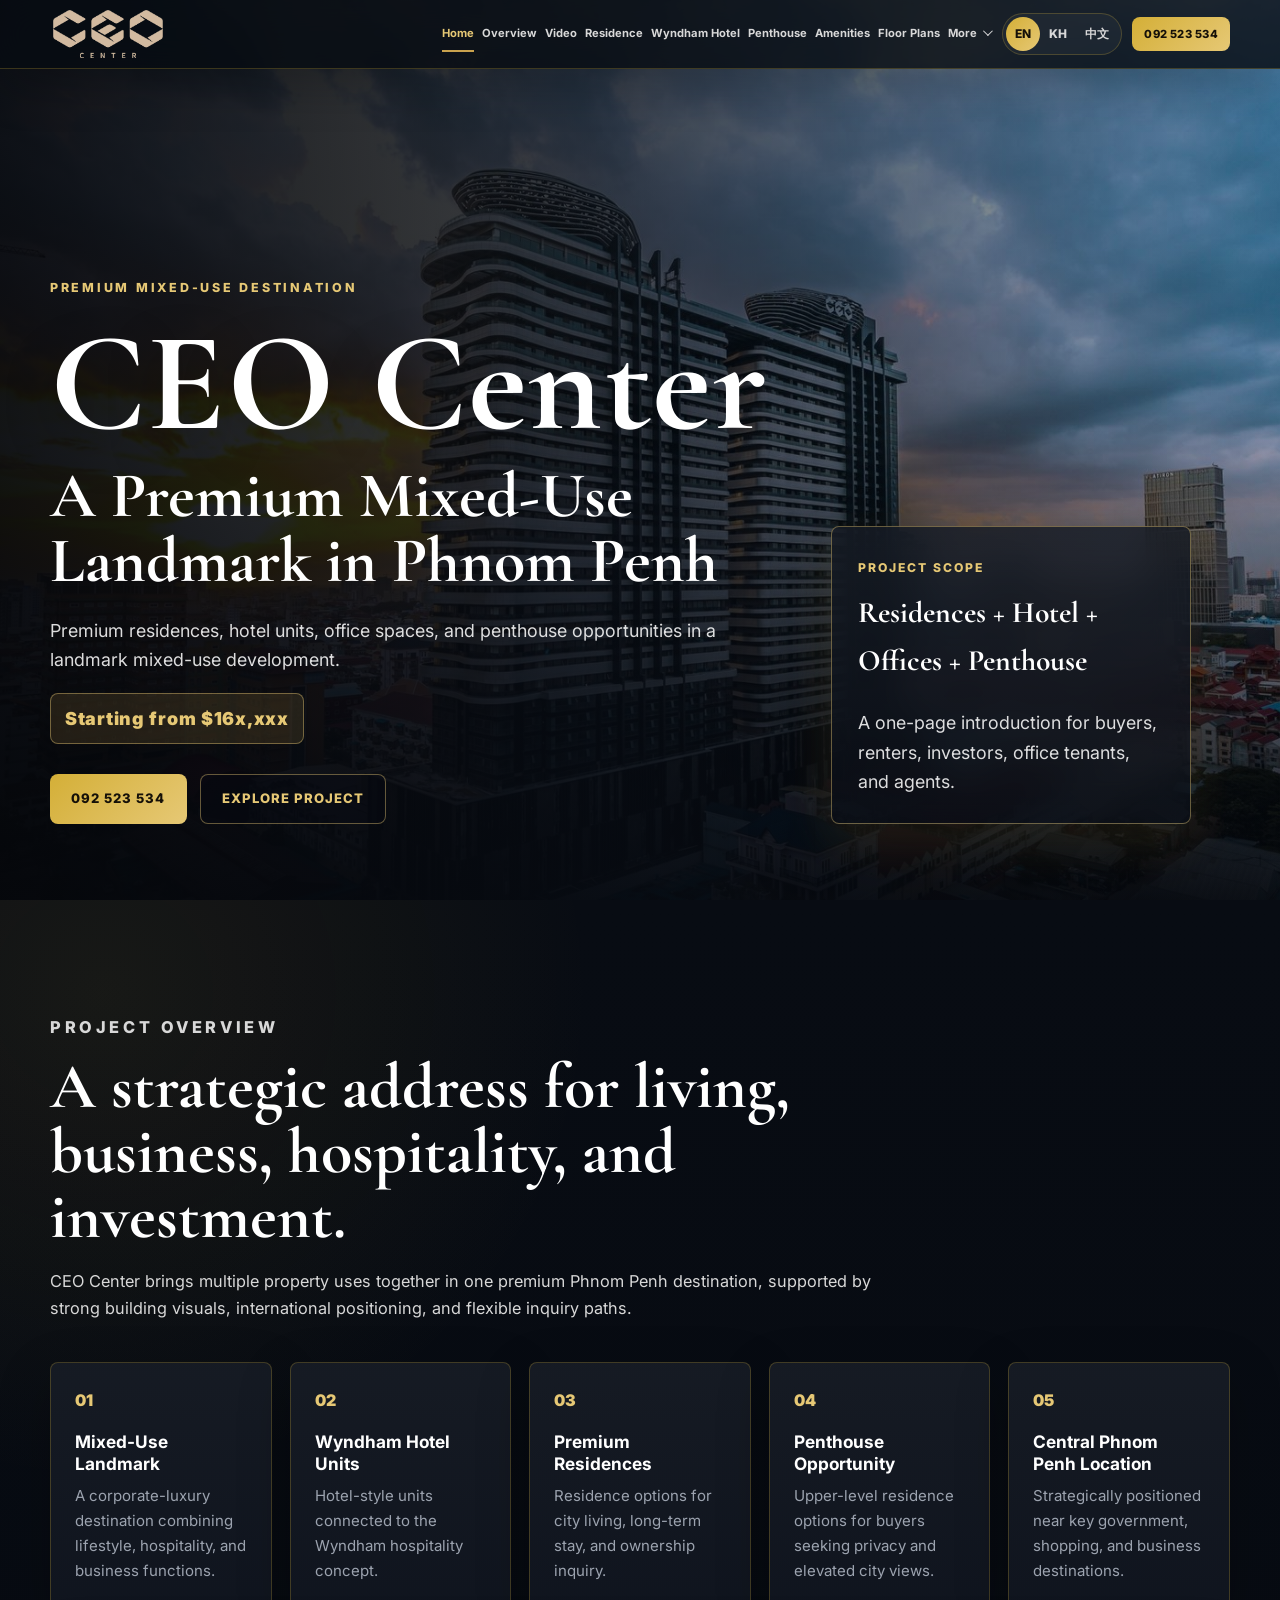
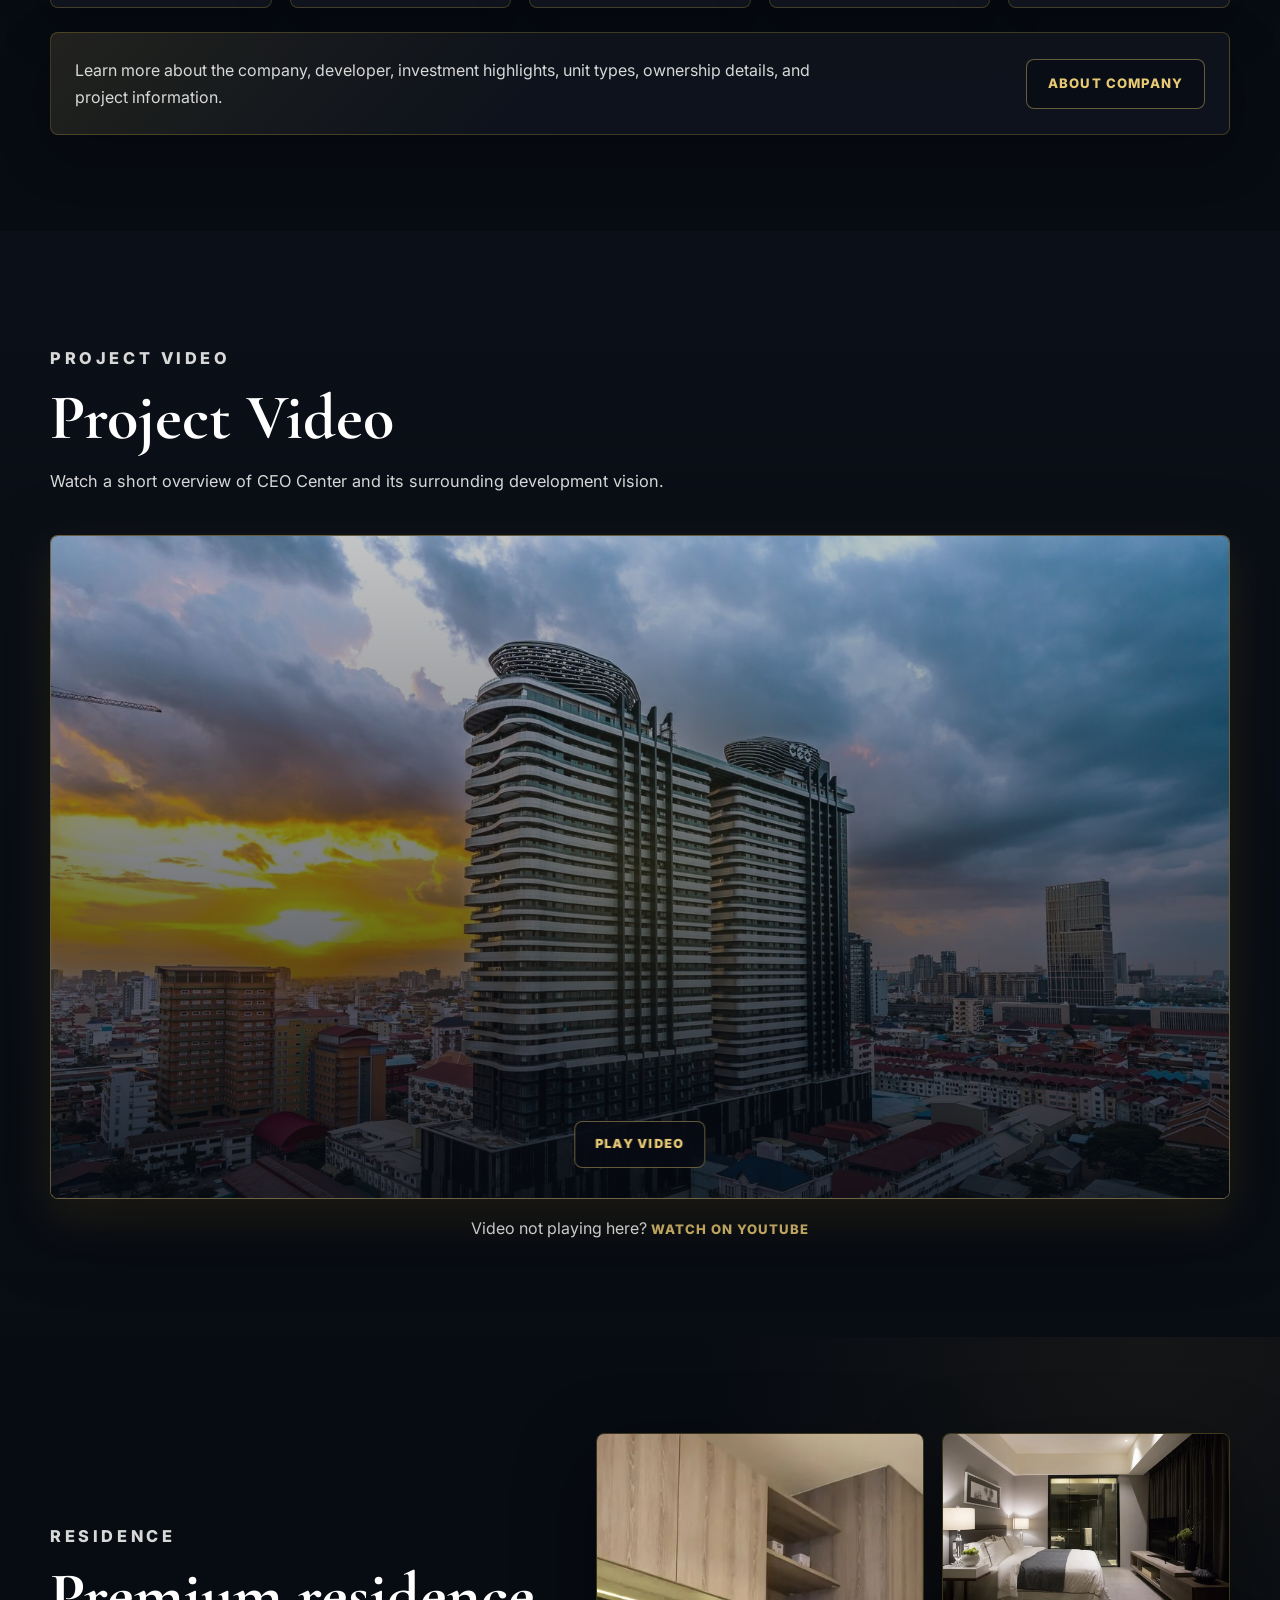
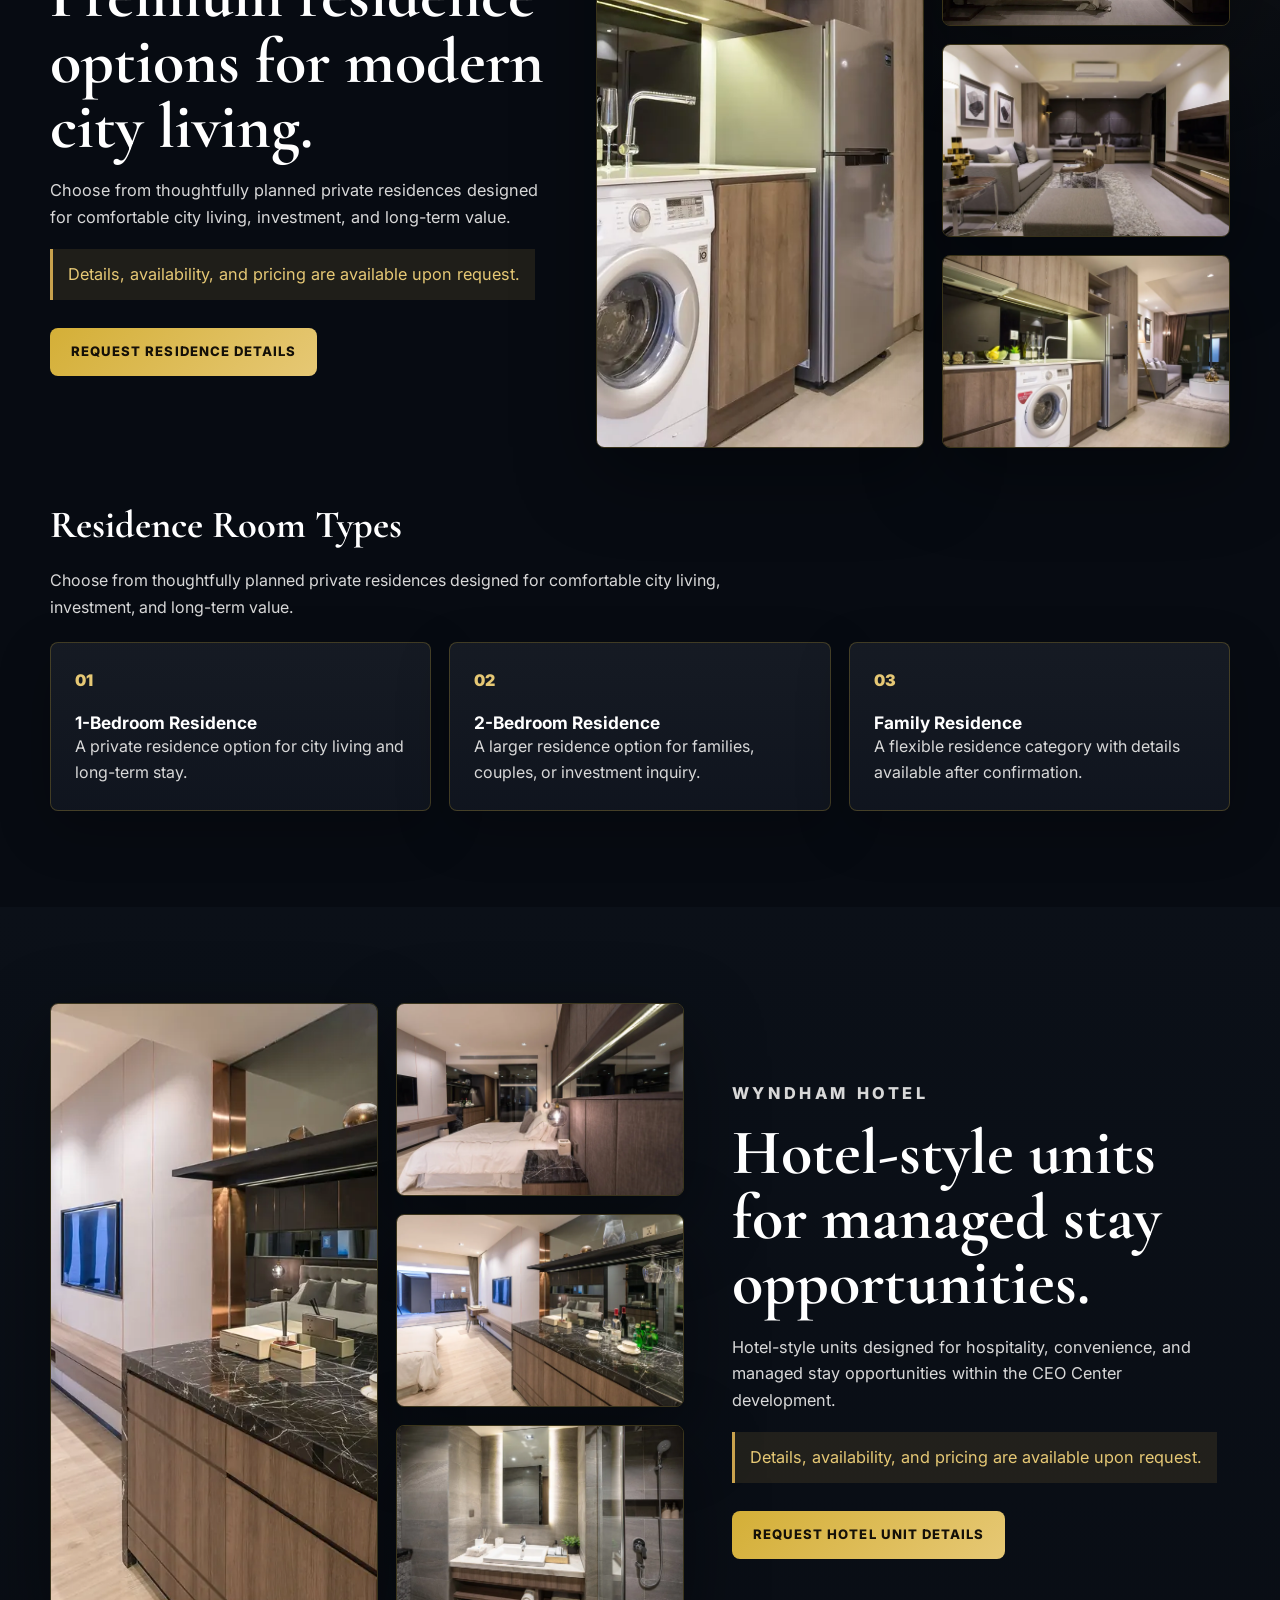
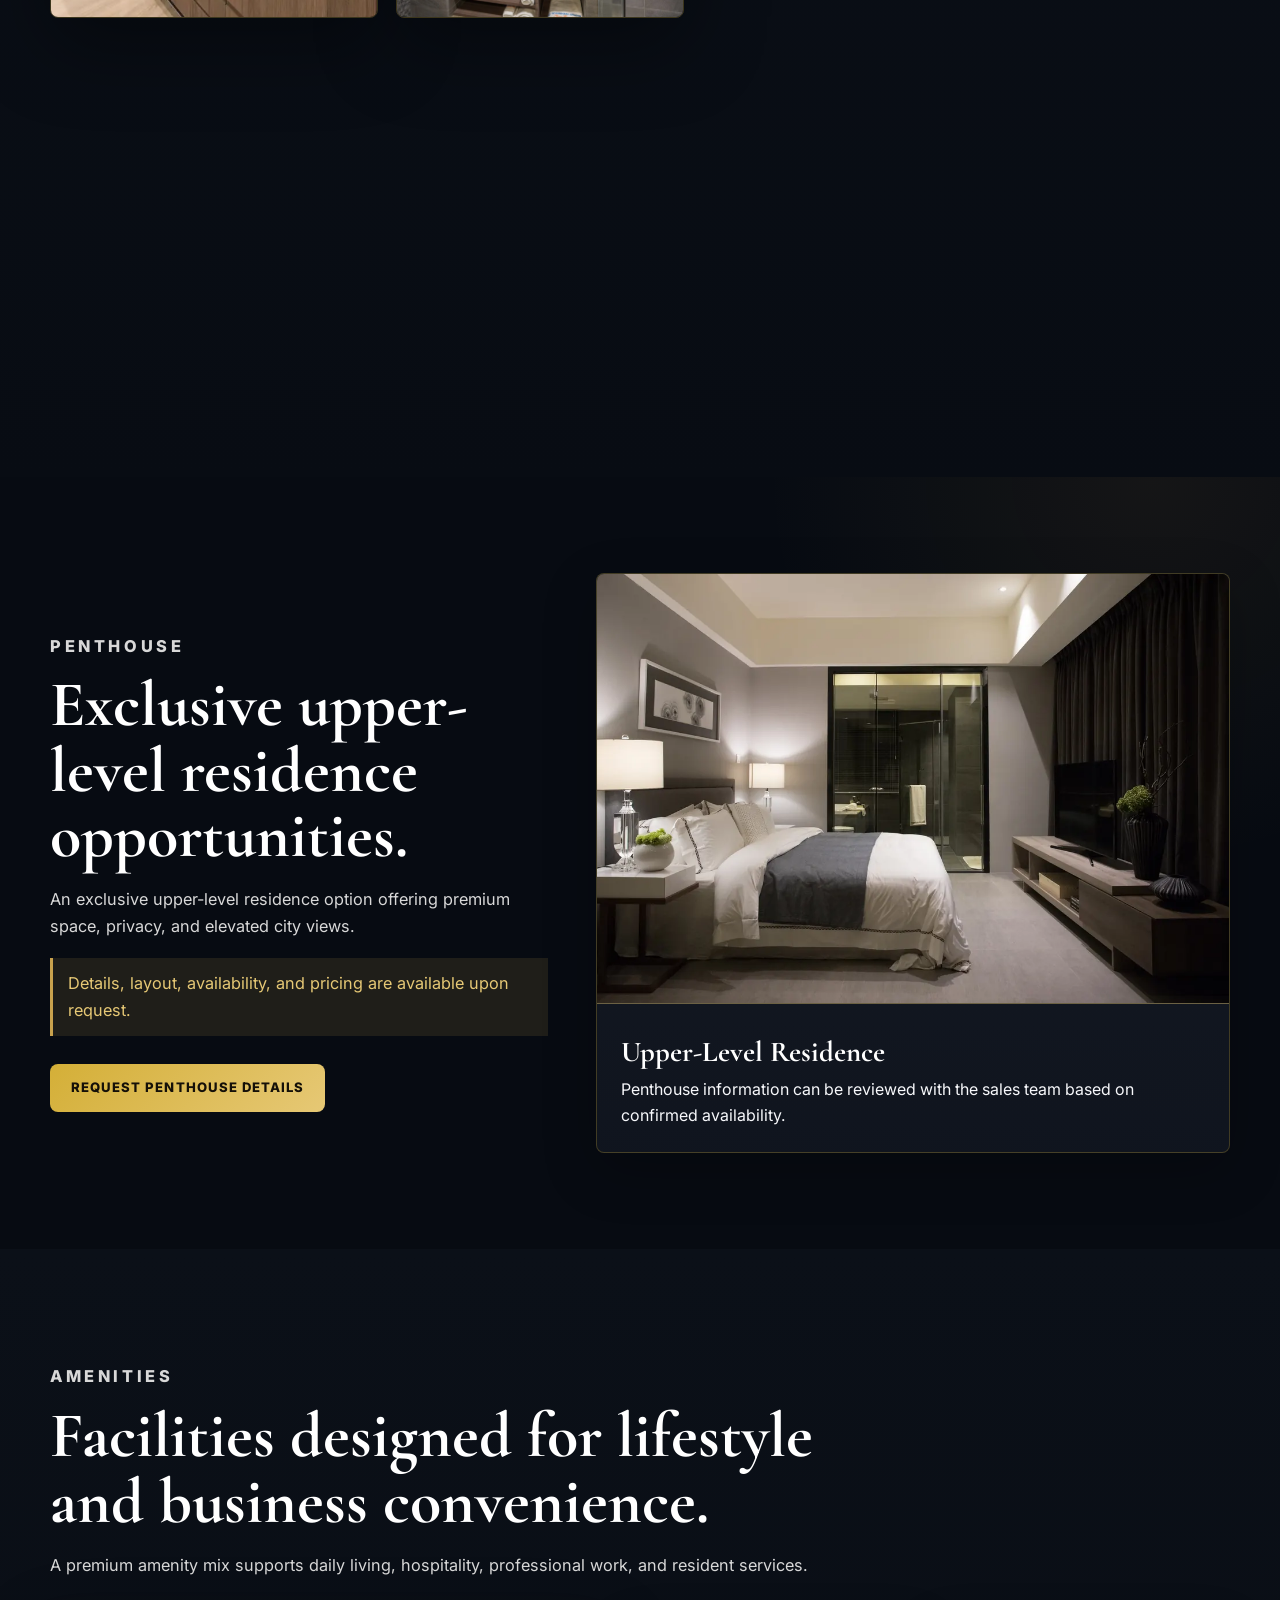
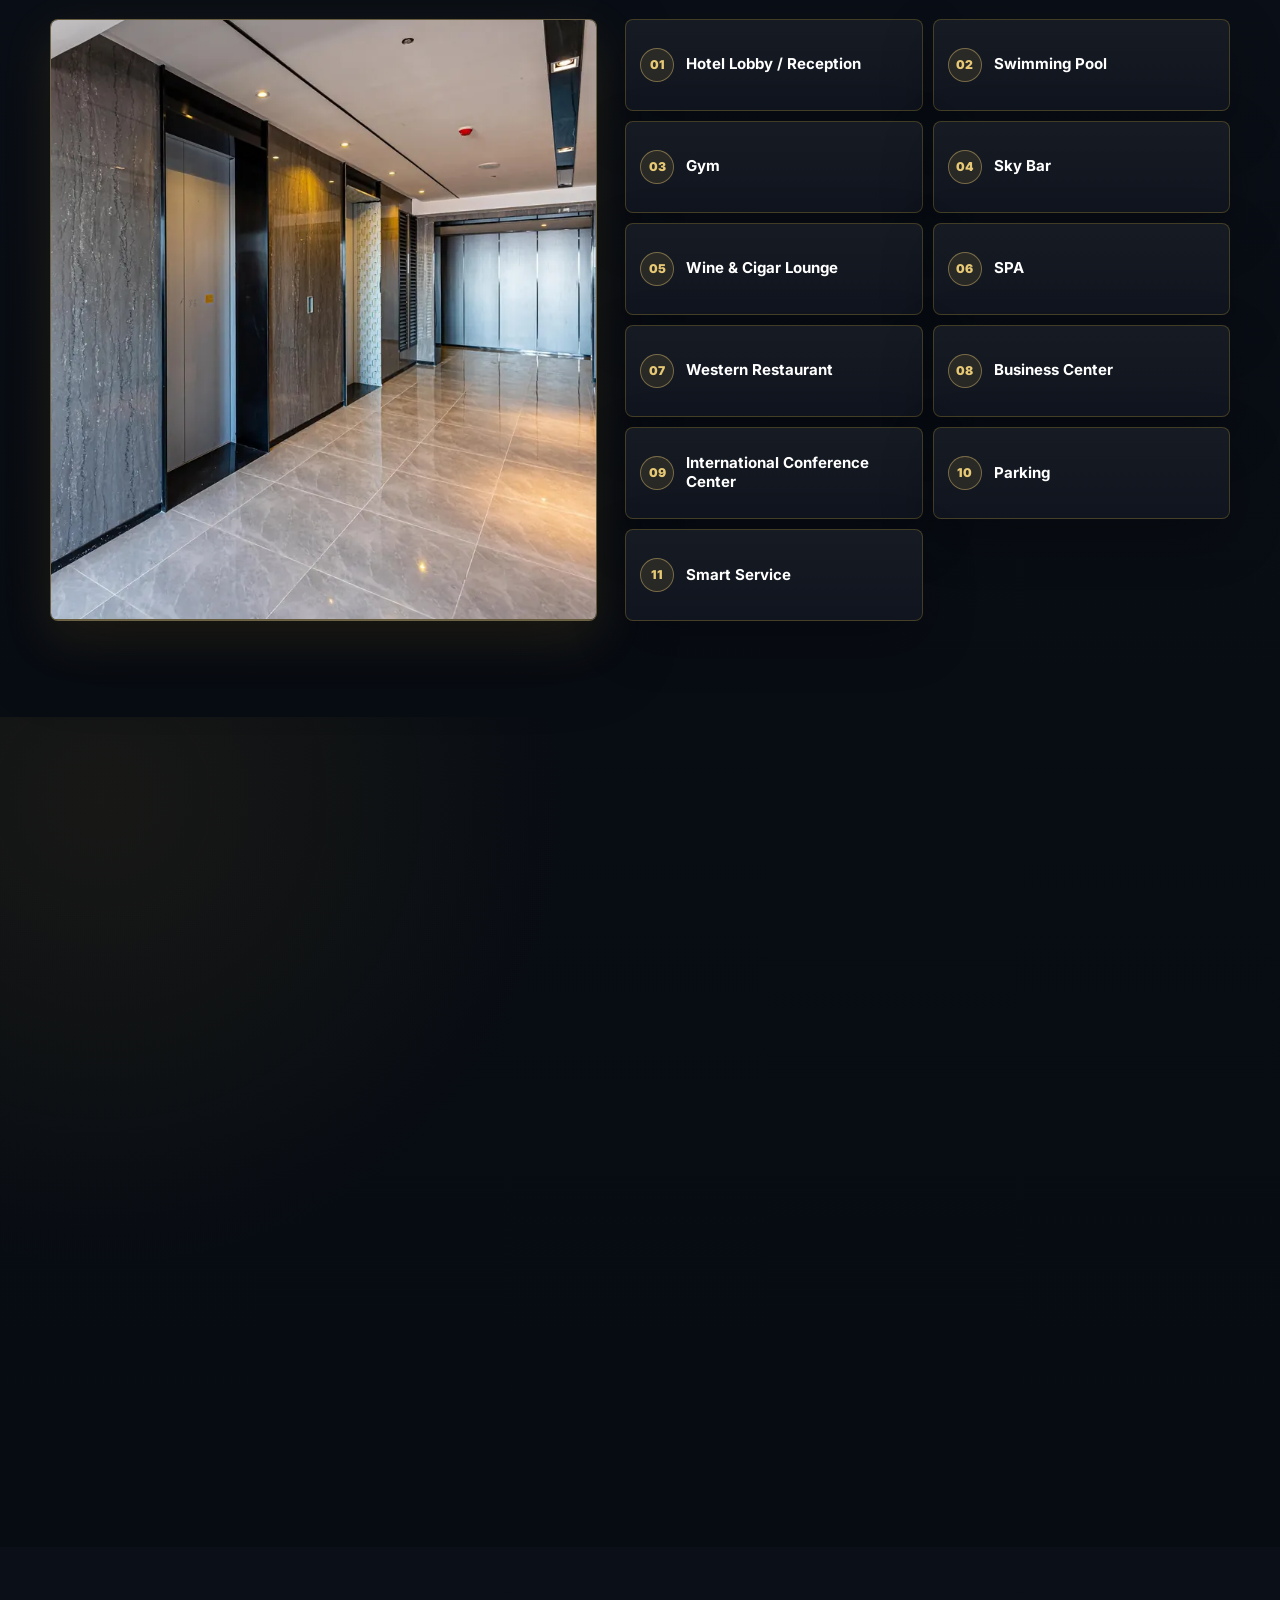
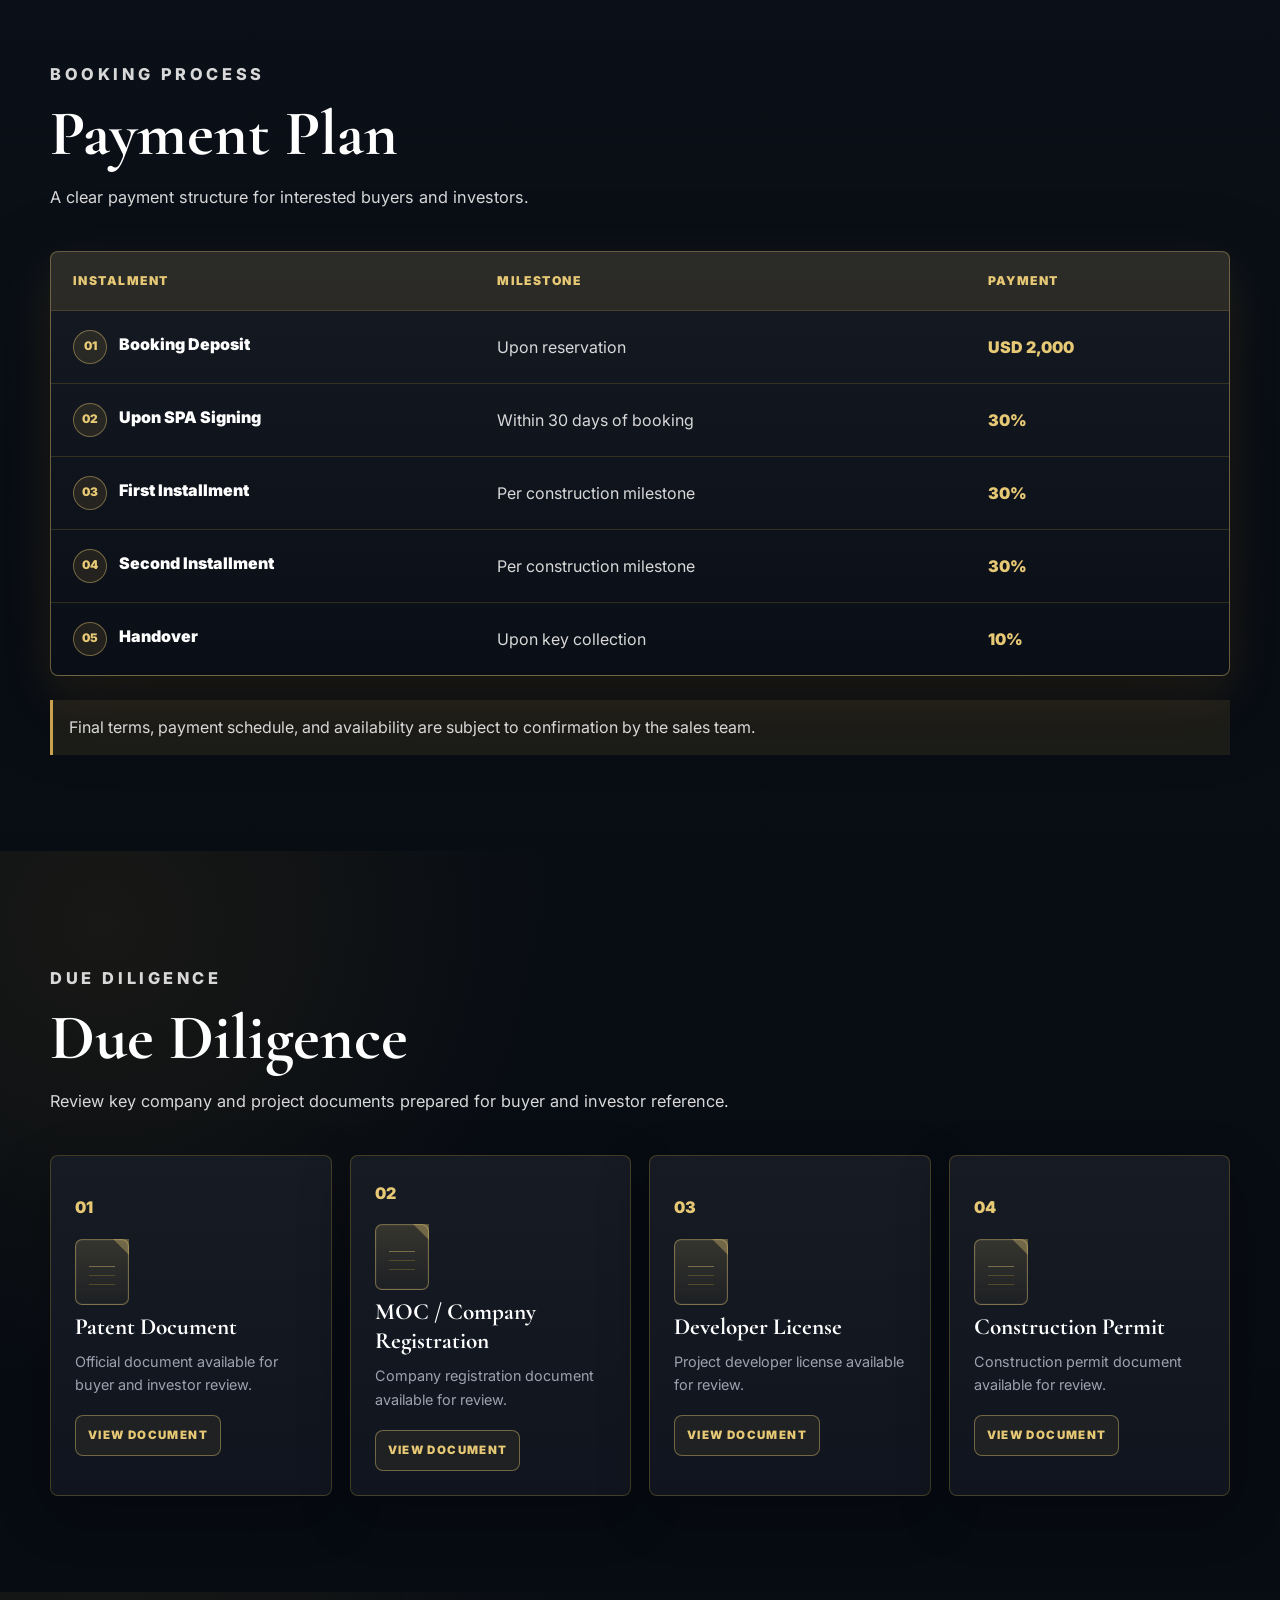
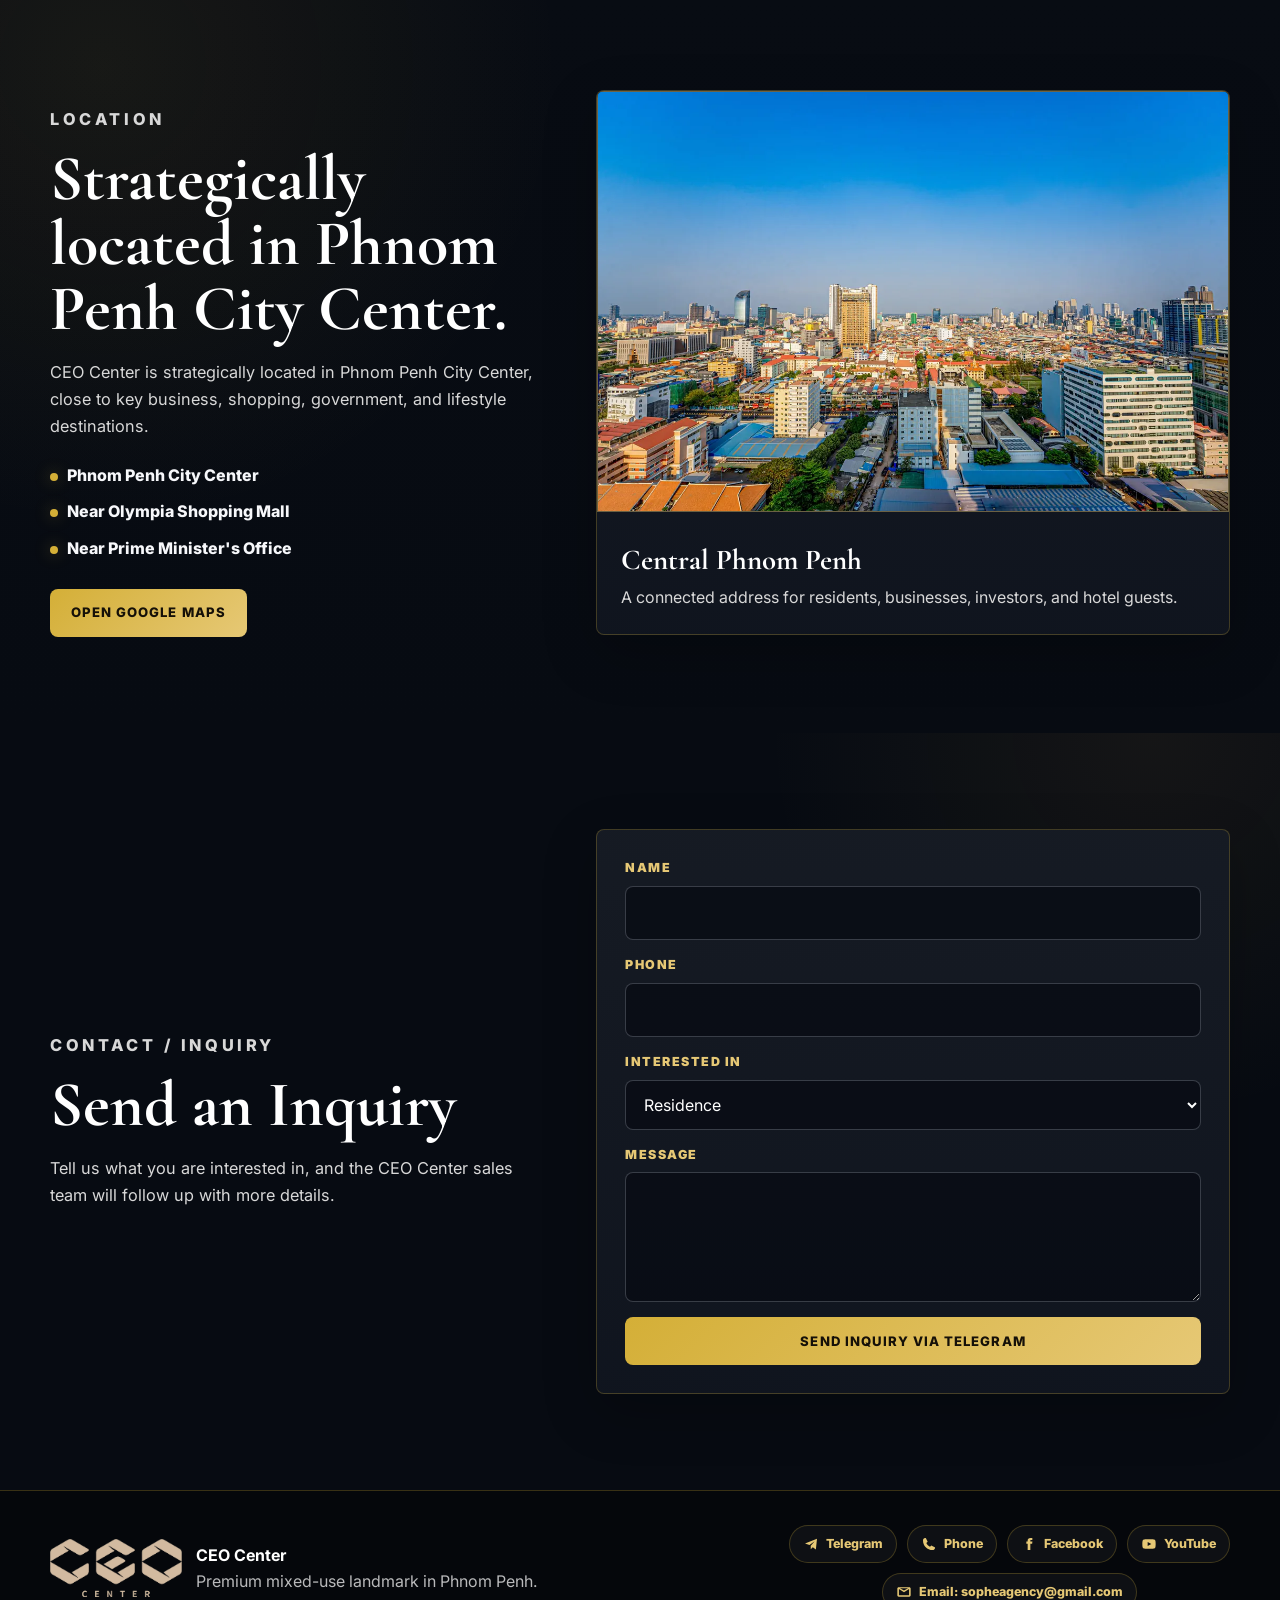
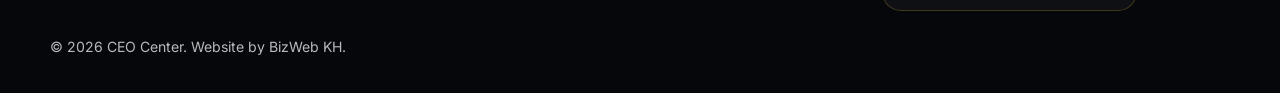
<file: index.html>
﻿<!DOCTYPE html>
<html lang="en">
<head>
  <meta charset="UTF-8">
  <meta name="viewport" content="width=device-width, initial-scale=1.0">
  <title>CEO Center Cambodia | Condo, Apartment & Mixed-Use Property in Phnom Penh</title>
  <meta name="description" content="CEO Center Cambodia is a premium mixed-use property development in Phnom Penh offering condo residences, apartment units, Wyndham hotel units, penthouse opportunities, office space, amenities, and property investment inquiry.">
  <meta name="keywords" content="CEO Center, CEO Center Cambodia, CEO Center Phnom Penh, condo in Phnom Penh, apartment in Phnom Penh, Phnom Penh condo for sale, Phnom Penh apartment for sale, residence in Phnom Penh, mixed-use development Phnom Penh, Wyndham hotel units Phnom Penh, penthouse Phnom Penh, office space Phnom Penh, property investment Cambodia">
  <meta name="robots" content="index, follow">
  <link rel="canonical" href="https://ceocentercambodia.com/">
  <meta property="og:type" content="website">
  <meta property="og:title" content="CEO Center Cambodia | Condo, Apartment & Mixed-Use Property in Phnom Penh">
  <meta property="og:description" content="Explore CEO Center Cambodia, a premium mixed-use landmark in Phnom Penh with condo residences, apartment units, Wyndham hotel units, penthouse opportunities, office space, amenities, and investment inquiry.">
  <meta property="og:url" content="https://ceocentercambodia.com/">
  <meta property="og:site_name" content="CEO Center Cambodia">
  <meta property="og:image" content="https://ceocentercambodia.com/assets/images/DSC05910.jpg">
  <meta name="twitter:card" content="summary_large_image">
  <meta name="twitter:title" content="CEO Center Cambodia | Condo, Apartment & Mixed-Use Property in Phnom Penh">
  <meta name="twitter:description" content="Premium mixed-use property development in Phnom Penh offering condo residences, apartment units, Wyndham hotel units, penthouse opportunities, office space, and investment inquiry.">
  <meta name="twitter:image" content="https://ceocentercambodia.com/assets/images/DSC05910.jpg">
  <link rel="preconnect" href="https://fonts.googleapis.com">
  <link rel="preconnect" href="https://fonts.gstatic.com" crossorigin>
  <link href="https://fonts.googleapis.com/css2?family=Cormorant+Garamond:wght@600;700&family=Inter:wght@400;500;600;700;800&family=Noto+Serif+Khmer:wght@600;700&family=Noto+Sans+Khmer:wght@400;500;600;700;800&family=Noto+Sans+SC:wght@400;500;700;800&display=swap" rel="stylesheet">
  <link rel="icon" type="image/png" href="assets/images/favicon.png">
  <link rel="shortcut icon" href="assets/images/favicon.ico">
  <link rel="apple-touch-icon" href="assets/images/apple-touch-icon.png">
  <link rel="stylesheet" href="assets/css/styles.css">
  <script type="application/ld+json">
{
  "@context": "https://schema.org",
  "@type": "RealEstateAgent",
  "name": "CEO Center Cambodia",
  "url": "https://ceocentercambodia.com/",
  "logo": "https://ceocentercambodia.com/assets/images/logo-ceo-gold.png",
  "image": "https://ceocentercambodia.com/assets/images/DSC05910.jpg",
  "description": "CEO Center Cambodia is a premium mixed-use property development in Phnom Penh offering condo residences, apartment units, Wyndham hotel units, penthouse opportunities, office space, amenities, and property investment inquiry.",
  "telephone": "+85592523534",
  "email": "sopheagency@gmail.com",
  "address": {
    "@type": "PostalAddress",
    "addressLocality": "Phnom Penh",
    "addressCountry": "KH"
  },
  "areaServed": {
    "@type": "City",
    "name": "Phnom Penh"
  },
  "sameAs": [
    "https://www.facebook.com/share/18iRR3vmTW/",
    "https://youtube.com/@sopheagency8493"
  ]
}
  </script>
  <script type="application/ld+json">
{
  "@context": "https://schema.org",
  "@type": "WebSite",
  "name": "CEO Center Cambodia",
  "url": "https://ceocentercambodia.com/",
  "potentialAction": {
    "@type": "SearchAction",
    "target": "https://ceocentercambodia.com/?s={search_term_string}",
    "query-input": "required name=search_term_string"
  }
}
  </script>
</head>
<body>
  <header class="site-header">
    <div class="container nav">
      <a class="brand" href="#home" aria-label="CEO Center home">
        <img src="assets/images/logo-ceo-gold.png" alt="CEO Center Cambodia logo">
        <span>CEO Center</span>
      </a>
      <button class="nav-toggle" type="button" aria-label="Open navigation" aria-expanded="false">
        <span></span><span></span><span></span>
      </button>
      <nav class="nav-links" aria-label="Main navigation">
        <a href="#home" data-i18n="nav.home">Home</a>
        <a href="#overview" data-i18n="nav.overview">Overview</a>
        <a href="#video" data-i18n="nav.video">Video</a>
        <a href="#residence" data-i18n="nav.residence">Residence</a>
        <a href="#wyndham-hotel" data-i18n="nav.wyndhamHotel">Wyndham Hotel</a>
        <a href="#penthouse" data-i18n="nav.penthouse">Penthouse</a>
        <a href="#amenities" data-i18n="nav.amenities">Amenities</a>
        <a href="#floor-plans" data-i18n="nav.floorPlans">Floor Plans</a>
        <details class="more-menu">
          <summary data-i18n="nav.more">More</summary>
          <div class="more-links">
            <a href="#booking-process" data-i18n="nav.bookingProcess">Booking Process</a>
            <a href="#due-diligence" data-i18n="nav.dueDiligence">Due Diligence</a>
            <a href="#location" data-i18n="nav.location">Location</a>
            <a href="#contact" data-i18n="nav.contact">Contact</a>
          </div>
        </details>
      </nav>
      <div class="nav-actions">
        <div class="language-switch" aria-label="Language switch">
          <button class="lang-btn active" type="button" data-lang="en">EN</button>
          <button class="lang-btn" type="button" data-lang="kh">KH</button>
          <button class="lang-btn" type="button" data-lang="zh">中文</button>
        </div>
        <a class="btn btn-small" href="tel:092523534" data-i18n="buttons.phoneNumber">092 523 534</a>
      </div>
    </div>
  </header>

  <main>
    <section class="hero" id="home">
      <div class="hero-bg">
        <img src="assets/images/DSC05910.jpg" alt="CEO Center Cambodia mixed-use condo and apartment building in Phnom Penh">
      </div>
      <div class="container hero-inner">
        <div class="hero-copy reveal">
          <p class="eyebrow" data-i18n="hero.eyebrow">Premium mixed-use destination</p>
          <h1 data-i18n="hero.title">CEO Center</h1>
          <h2 data-i18n="hero.subtitle">A Premium Mixed-Use Landmark in Phnom Penh</h2>
          <p data-i18n="hero.text">Premium residences, hotel units, office spaces, and penthouse opportunities in a landmark mixed-use development.</p>
          <p class="hero-price" data-i18n="hero.price">Starting from $16x,xxx</p>
          <div class="hero-actions">
            <a class="btn btn-primary" href="tel:092523534" data-i18n="buttons.phoneNumber">092 523 534</a>
            <a class="btn btn-ghost" href="#overview" data-i18n="buttons.exploreProject">Explore Project</a>
          </div>
        </div>
        <div class="hero-panel reveal">
          <span data-i18n="hero.panelLabel">Project Scope</span>
          <strong data-i18n="hero.panelTitle">Residences + Hotel + Offices + Penthouse</strong>
          <p data-i18n="hero.panelText">A one-page introduction for buyers, renters, investors, office tenants, and agents.</p>
        </div>
      </div>
    </section>

    <section class="section overview" id="overview">
      <div class="container">
        <div class="section-head reveal">
          <p class="eyebrow" data-i18n="overview.eyebrow">Project overview</p>
          <h2 data-i18n="overview.title">A strategic address for living, business, hospitality, and investment.</h2>
          <p data-i18n="overview.text">CEO Center brings multiple property uses together in one premium Phnom Penh destination, supported by strong building visuals, international positioning, and flexible inquiry paths.</p>
        </div>
        <div class="highlight-grid">
          <article class="highlight-card reveal"><span>01</span><h3 data-i18n="overview.card1Title">Mixed-Use Landmark</h3><p data-i18n="overview.card1Text">A corporate-luxury destination combining lifestyle, hospitality, and business functions.</p></article>
          <article class="highlight-card reveal"><span>02</span><h3 data-i18n="overview.card2Title">Wyndham Hotel Units</h3><p data-i18n="overview.card2Text">Hotel-style units connected to the Wyndham hospitality concept.</p></article>
          <article class="highlight-card reveal"><span>03</span><h3 data-i18n="overview.card3Title">Premium Residences</h3><p data-i18n="overview.card3Text">Residence options for city living, long-term stay, and ownership inquiry.</p></article>
          <article class="highlight-card reveal"><span>04</span><h3 data-i18n="overview.card4Title">Penthouse Opportunity</h3><p data-i18n="overview.card4Text">Upper-level residence options for buyers seeking privacy and elevated city views.</p></article>
          <article class="highlight-card reveal"><span>05</span><h3 data-i18n="overview.card5Title">Central Phnom Penh Location</h3><p data-i18n="overview.card5Text">Strategically positioned near key government, shopping, and business destinations.</p></article>
        </div>
        <div class="overview-cta reveal">
          <p data-i18n="overview.companyText">Learn more about the company, developer, investment highlights, unit types, ownership details, and project information.</p>
          <button class="btn btn-secondary" type="button" id="aboutCompanyOpen" data-i18n="buttons.aboutCompany">About Company</button>
        </div>
      </div>
    </section>

    <section class="section video-section soft" id="video">
      <div class="container">
        <div class="section-head reveal">
          <p class="eyebrow" data-i18n="video.eyebrow">Project video</p>
          <h2 data-i18n="video.title">Project Video</h2>
          <p data-i18n="video.text">Watch a short overview of CEO Center and its surrounding development vision.</p>
        </div>
        <div class="video-frame video-card reveal" data-video-src="https://www.youtube.com/embed/_dJuodxWpnM?autoplay=1&rel=0&playsinline=1">
          <button class="video-trigger" type="button" aria-label="Play CEO Center project video">
            <img src="assets/images/video-ceo-center-thumbnail.jpg" alt="CEO Center Cambodia project video preview in Phnom Penh">
            <span class="video-overlay"></span>
            <span class="play-icon" aria-hidden="true"></span>
            <span class="video-button" data-i18n="buttons.watchVideo">Play Video</span>
          </button>
        </div>
        <!-- If YouTube embed is blocked, replace this iframe behavior with a local MP4 file provided by the client. -->
        <p class="video-fallback"><span data-i18n="video.fallbackText">Video not playing here?</span> <a href="https://www.youtube.com/watch?v=_dJuodxWpnM" target="_blank" rel="noopener" data-i18n="buttons.watchOnYoutube">Watch on YouTube</a></p>
      </div>
    </section>

    <section class="section split-section" id="residence">
      <div class="container split">
        <div class="copy reveal">
          <p class="eyebrow" data-i18n="residence.eyebrow">Residence</p>
          <h2 data-i18n="residence.title">Premium residence options for modern city living.</h2>
          <p data-i18n="residence.text">Choose from thoughtfully planned private residences designed for comfortable city living, investment, and long-term value.</p>
          <p class="price-note" data-i18n="common.details">Details, availability, and pricing are available upon request.</p>
          <a class="btn btn-primary" href="https://t.me/Timespace89" target="_blank" rel="noopener" data-i18n="buttons.requestResidence">Request Residence Details</a>
        </div>
        <div class="image-pair reveal">
          <img src="assets/images/residence-01.webp" alt="CEO Center Phnom Penh residence apartment living and kitchen show unit">
          <img src="assets/images/residence-02.webp" alt="CEO Center Cambodia two bedroom condo show unit in Phnom Penh">
          <img src="assets/images/residence-03.webp" alt="CEO Center Phnom Penh residence living room apartment show unit">
          <img src="assets/images/residence-04.webp" alt="CEO Center Cambodia apartment kitchen and sleeping area">
        </div>
      </div>
      <div class="container nested-block">
        <div class="section-subhead reveal">
          <h3 data-i18n="residence.roomTitle">Residence Room Types</h3>
          <p data-i18n="residence.roomText">Choose from thoughtfully planned private residences designed for comfortable city living, investment, and long-term value.</p>
        </div>
        <div class="card-grid three">
          <article class="info-card reveal"><span>01</span><h3 data-i18n="residence.type1">1-Bedroom Residence</h3><p data-i18n="residence.type1Text">A private residence option for city living and long-term stay.</p></article>
          <article class="info-card reveal"><span>02</span><h3 data-i18n="residence.type2">2-Bedroom Residence</h3><p data-i18n="residence.type2Text">A larger residence option for families, couples, or investment inquiry.</p></article>
          <article class="info-card reveal"><span>03</span><h3 data-i18n="residence.type3">Family Residence</h3><p data-i18n="residence.type3Text">A flexible residence category with details available after confirmation.</p></article>
        </div>
      </div>
    </section>

    <section class="section split-section soft" id="wyndham-hotel">
      <div class="container split reverse">
        <div class="copy reveal">
          <p class="eyebrow" data-i18n="hotel.eyebrow">Wyndham Hotel</p>
          <h2 data-i18n="hotel.title">Hotel-style units for managed stay opportunities.</h2>
          <p data-i18n="hotel.text">Hotel-style units designed for hospitality, convenience, and managed stay opportunities within the CEO Center development.</p>
          <p class="price-note" data-i18n="common.details">Details, availability, and pricing are available upon request.</p>
          <a class="btn btn-primary" href="https://t.me/Timespace89" target="_blank" rel="noopener" data-i18n="buttons.requestHotel">Request Hotel Unit Details</a>
        </div>
        <div class="image-pair reveal">
          <img src="assets/images/hotel-unit-01.webp" alt="Wyndham hotel unit room at CEO Center Cambodia in Phnom Penh">
          <img src="assets/images/hotel-unit-02.webp" alt="CEO Center Cambodia Wyndham hotel unit interior">
          <img src="assets/images/hotel-unit-03.webp" alt="Wyndham hotel unit kitchenette and living area at CEO Center Phnom Penh">
          <img src="assets/images/hotel-unit-04.webp" alt="CEO Center Cambodia Wyndham hotel bathroom vanity">
        </div>
      </div>
      <div class="container nested-block">
        <div class="section-subhead reveal">
          <h3 data-i18n="hotel.roomTitle">Wyndham Hotel Room Types</h3>
          <p data-i18n="hotel.roomText">Hotel-style units designed for hospitality, convenience, and managed stay opportunities within the CEO Center development.</p>
        </div>
        <div class="card-grid three">
          <article class="info-card reveal"><span>01</span><h3 data-i18n="hotel.type1">Hotel Unit</h3><p data-i18n="hotel.type1Text">A hotel-style unit for hospitality-focused inquiry.</p></article>
          <article class="info-card reveal"><span>02</span><h3 data-i18n="hotel.type2">Premium Hotel Unit</h3><p data-i18n="hotel.type2Text">A premium unit category with details subject to sales confirmation.</p></article>
          <article class="info-card reveal"><span>03</span><h3 data-i18n="hotel.type3">Managed Stay Unit</h3><p data-i18n="hotel.type3Text">A managed stay option for buyers and investors seeking convenience.</p></article>
        </div>
      </div>
    </section>

    <section class="section split-section" id="penthouse">
      <div class="container split">
        <div class="copy reveal">
          <p class="eyebrow" data-i18n="penthouse.eyebrow">Penthouse</p>
          <h2 data-i18n="penthouse.title">Exclusive upper-level residence opportunities.</h2>
          <p data-i18n="penthouse.text">An exclusive upper-level residence option offering premium space, privacy, and elevated city views.</p>
          <p class="price-note" data-i18n="penthouse.note">Details, layout, availability, and pricing are available upon request.</p>
          <a class="btn btn-primary" href="https://t.me/Timespace89" target="_blank" rel="noopener" data-i18n="buttons.requestPenthouse">Request Penthouse Details</a>
        </div>
        <div class="feature-card reveal">
          <img src="assets/images/penthouse-01.webp" alt="CEO Center penthouse residence in Phnom Penh">
          <div>
            <strong data-i18n="penthouse.cardTitle">Upper-Level Residence</strong>
            <p data-i18n="penthouse.cardText">Penthouse information can be reviewed with the sales team based on confirmed availability.</p>
          </div>
        </div>
      </div>
    </section>

    <section class="section amenities soft" id="amenities">
      <div class="container">
        <div class="section-head reveal">
          <p class="eyebrow" data-i18n="amenities.eyebrow">Amenities</p>
          <h2 data-i18n="amenities.title">Facilities designed for lifestyle and business convenience.</h2>
          <p data-i18n="amenities.text">A premium amenity mix supports daily living, hospitality, professional work, and resident services.</p>
        </div>
        <div class="amenity-layout">
          <div class="amenity-feature reveal">
            <img src="assets/images/amenity-01.webp" alt="CEO Center Cambodia amenities and premium lobby common area">
            <div>
              <span data-i18n="amenities.featureLabel">Featured Amenity</span>
              <strong data-i18n="amenities.lobby">Hotel Lobby / Reception</strong>
              <p data-i18n="amenities.lobbyText">A polished arrival experience for residents, hotel guests, buyers, and business visitors.</p>
            </div>
          </div>
          <div class="amenity-grid">
            <article class="amenity-card reveal"><span>01</span><h3 data-i18n="amenities.lobby">Hotel Lobby / Reception</h3></article>
            <article class="amenity-card reveal"><span>02</span><h3 data-i18n="amenities.pool">Swimming Pool</h3></article>
            <article class="amenity-card reveal"><span>03</span><h3 data-i18n="amenities.gym">Gym</h3></article>
            <article class="amenity-card reveal"><span>04</span><h3 data-i18n="amenities.skybar">Sky Bar</h3></article>
            <article class="amenity-card reveal"><span>05</span><h3 data-i18n="amenities.wine">Wine & Cigar Lounge</h3></article>
            <article class="amenity-card reveal"><span>06</span><h3 data-i18n="amenities.spa">SPA</h3></article>
            <article class="amenity-card reveal"><span>07</span><h3 data-i18n="amenities.restaurant">Western Restaurant</h3></article>
            <article class="amenity-card reveal"><span>08</span><h3 data-i18n="amenities.business">Business Center</h3></article>
            <article class="amenity-card reveal"><span>09</span><h3 data-i18n="amenities.conference">International Conference Center</h3></article>
            <article class="amenity-card reveal"><span>10</span><h3 data-i18n="amenities.parking">Parking</h3></article>
            <article class="amenity-card reveal"><span>11</span><h3 data-i18n="amenities.smart">Smart Service</h3></article>
          </div>
        </div>
      </div>
    </section>

    <section class="section floor-plans" id="floor-plans">
      <div class="container">
        <div class="section-head reveal">
          <p class="eyebrow" data-i18n="plans.eyebrow">Floor plans</p>
          <h2 data-i18n="plans.title">Floor Plans & Unit Layouts</h2>
          <p data-i18n="plans.text">Click each category to view available unit layouts. Raw PDF downloads are not published on this website.</p>
        </div>
        <div class="plans-grid">
          <button class="plan-card plan-preview reveal" type="button" data-plan-category="residence"><img src="assets/images/floor-plans/residence-01.webp" alt="CEO Center Phnom Penh residence apartment floor plan layout preview"><h3 data-i18n="plans.residence">Residence Layout</h3><p data-i18n="plans.residenceText">Apartment layout options for lifestyle and ownership inquiry.</p></button>
          <button class="plan-card plan-preview reveal" type="button" data-plan-category="hotel"><img src="assets/images/floor-plans/hotel-01.webp" alt="CEO Center Cambodia Wyndham hotel unit floor plan layout preview"><h3 data-i18n="plans.hotel">Hotel Unit Layout</h3><p data-i18n="plans.hotelText">Hotel-style unit plans for managed property interest.</p></button>
          <button class="plan-card plan-preview reveal" type="button" data-plan-category="office"><img src="assets/images/floor-plans/office-01.webp" alt="CEO Center Cambodia office space floor plan layout preview"><h3 data-i18n="plans.office">Office Layout</h3><p data-i18n="plans.officeText">Office space layouts for business and investment review.</p></button>
          <button class="plan-card plan-preview reveal" type="button" data-plan-category="penthouse"><img src="assets/images/plan-penthouse.webp" alt="CEO Center Phnom Penh penthouse floor plan layout preview"><h3 data-i18n="plans.penthouse">Penthouse Layout</h3><p data-i18n="plans.penthouseText">Penthouse layout information is available for serious buyer review.</p></button>
        </div>
      </div>
    </section>

    <section class="section booking-process soft" id="booking-process">
      <div class="container">
        <div class="section-head reveal">
          <p class="eyebrow" data-i18n="booking.eyebrow">Booking process</p>
          <h2 data-i18n="booking.title">Payment Plan</h2>
          <p data-i18n="booking.text">A clear payment structure for interested buyers and investors.</p>
        </div>
        <div class="payment-table-wrap reveal">
          <table class="payment-table">
            <thead>
              <tr>
                <th data-i18n="booking.colInstalment">Instalment</th>
                <th data-i18n="booking.colMilestone">Milestone</th>
                <th data-i18n="booking.colPayment">Payment</th>
              </tr>
            </thead>
            <tbody>
              <tr>
                <td data-label="Instalment"><span>01</span><strong data-i18n="booking.step1Title">Booking Deposit</strong></td>
                <td data-label="Milestone" data-i18n="booking.step1Milestone">Upon reservation</td>
                <td data-label="Payment" data-i18n="booking.step1Payment">USD 2,000</td>
              </tr>
              <tr>
                <td data-label="Instalment"><span>02</span><strong data-i18n="booking.step2Title">Upon SPA Signing</strong></td>
                <td data-label="Milestone" data-i18n="booking.step2Milestone">Within 30 days of booking</td>
                <td data-label="Payment" data-i18n="booking.step2Payment">30%</td>
              </tr>
              <tr>
                <td data-label="Instalment"><span>03</span><strong data-i18n="booking.step3Title">First Installment</strong></td>
                <td data-label="Milestone" data-i18n="booking.step3Milestone">Per construction milestone</td>
                <td data-label="Payment" data-i18n="booking.step3Payment">30%</td>
              </tr>
              <tr>
                <td data-label="Instalment"><span>04</span><strong data-i18n="booking.step4Title">Second Installment</strong></td>
                <td data-label="Milestone" data-i18n="booking.step4Milestone">Per construction milestone</td>
                <td data-label="Payment" data-i18n="booking.step4Payment">30%</td>
              </tr>
              <tr>
                <td data-label="Instalment"><span>05</span><strong data-i18n="booking.step5Title">Handover</strong></td>
                <td data-label="Milestone" data-i18n="booking.step5Milestone">Upon key collection</td>
                <td data-label="Payment" data-i18n="booking.step5Payment">10%</td>
              </tr>
            </tbody>
          </table>
        </div>
        <p class="section-note reveal" data-i18n="booking.note">Final terms, payment schedule, and availability are subject to confirmation by the sales team.</p>
      </div>
    </section>

    <section class="section due-diligence" id="due-diligence">
      <div class="container">
        <div class="section-head reveal">
          <p class="eyebrow" data-i18n="diligence.eyebrow">Due diligence</p>
          <h2 data-i18n="diligence.title">Due Diligence</h2>
          <p data-i18n="diligence.text">Review key company and project documents prepared for buyer and investor reference.</p>
        </div>
        <div class="document-grid">
          <button class="document-card reveal" type="button" data-lightbox="assets/images/documents/patent-document.webp"><span>01</span><div class="document-icon" aria-hidden="true"></div><h3 data-i18n="diligence.card1">Patent Document</h3><p data-i18n="diligence.card1Text">Official document available for buyer and investor review.</p><strong data-i18n="buttons.viewDocument">View Document</strong></button>
          <button class="document-card reveal" type="button" data-lightbox="assets/images/documents/moc-registration.webp"><span>02</span><div class="document-icon" aria-hidden="true"></div><h3 data-i18n="diligence.card2">MOC / Company Registration</h3><p data-i18n="diligence.card2Text">Company registration document available for review.</p><strong data-i18n="buttons.viewDocument">View Document</strong></button>
          <button class="document-card reveal" type="button" data-lightbox="assets/images/documents/developer-license.webp"><span>03</span><div class="document-icon" aria-hidden="true"></div><h3 data-i18n="diligence.card3">Developer License</h3><p data-i18n="diligence.card3Text">Project developer license available for review.</p><strong data-i18n="buttons.viewDocument">View Document</strong></button>
          <button class="document-card reveal" type="button" data-lightbox="assets/images/documents/construction-permit.webp"><span>04</span><div class="document-icon" aria-hidden="true"></div><h3 data-i18n="diligence.card4">Construction Permit</h3><p data-i18n="diligence.card4Text">Construction permit document available for review.</p><strong data-i18n="buttons.viewDocument">View Document</strong></button>
        </div>
      </div>
    </section>

    <section class="section location soft" id="location">
      <div class="container split">
        <div class="copy reveal">
          <p class="eyebrow" data-i18n="location.eyebrow">Location</p>
          <h2 data-i18n="location.title">Strategically located in Phnom Penh City Center.</h2>
          <p data-i18n="location.text">CEO Center is strategically located in Phnom Penh City Center, close to key business, shopping, government, and lifestyle destinations.</p>
          <ul class="location-list">
            <li data-i18n="location.point1">Phnom Penh City Center</li>
            <li data-i18n="location.point2">Near Olympia Shopping Mall</li>
            <li data-i18n="location.point3">Near Prime Minister's Office</li>
          </ul>
          <a class="btn btn-primary" href="https://share.google/z2ObmME8C6EP1CiOD" target="_blank" rel="noopener" data-i18n="buttons.openMaps">Open Google Maps</a>
        </div>
        <div class="location-card reveal">
          <img src="assets/images/gallery-01.webp" alt="Phnom Penh city skyline view near CEO Center Cambodia">
          <div>
            <strong data-i18n="location.cardTitle">Central Phnom Penh</strong>
            <p data-i18n="location.cardText">A connected address for residents, businesses, investors, and hotel guests.</p>
          </div>
        </div>
      </div>
    </section>

    <section class="section contact" id="contact">
      <div class="container split">
        <div class="copy reveal">
          <p class="eyebrow" data-i18n="contact.eyebrow">Contact / inquiry</p>
          <h2 data-i18n="contact.title">Send an Inquiry</h2>
          <p data-i18n="contact.text">Tell us what you are interested in, and the CEO Center sales team will follow up with more details.</p>
        </div>
        <form class="inquiry-form reveal" id="inquiryForm">
          <div class="field"><label for="name" data-i18n="form.name">Name</label><input id="name" name="name" type="text" required></div>
          <div class="field"><label for="phone" data-i18n="form.phone">Phone</label><input id="phone" name="phone" type="tel"></div>
          <div class="field"><label for="interest" data-i18n="form.interested">Interested In</label><select id="interest" name="interest"><option data-i18n="form.optionResidence">Residence</option><option data-i18n="form.optionHotel">Wyndham Hotel</option><option data-i18n="form.optionPenthouse">Penthouse</option><option data-i18n="form.optionFloorPlans">Floor Plans</option><option data-i18n="form.optionBooking">Booking Process</option><option data-i18n="form.optionDocuments">Due Diligence Documents</option></select></div>
          <div class="field"><label for="message" data-i18n="form.message">Message</label><textarea id="message" name="message"></textarea></div>
          <button class="btn btn-primary" type="submit" data-i18n="form.submit">Send Inquiry via Telegram</button>
          <div class="form-output" id="formOutput" aria-live="polite"></div>
        </form>
      </div>
    </section>
  </main>

  <footer class="site-footer">
    <div class="container footer-inner">
      <div class="footer-brand">
        <img src="assets/images/logo-ceo-gold.png" alt="CEO Center Cambodia logo">
        <div><strong>CEO Center</strong><p data-i18n="footer.line">Premium mixed-use landmark in Phnom Penh.</p></div>
      </div>
      <div class="footer-links">
        <a href="https://t.me/Timespace89" target="_blank" rel="noopener" id="footerTelegram" aria-label="Telegram"><svg viewBox="0 0 24 24" aria-hidden="true"><path d="M21 4 3 11.1l6.7 2.4L17.5 8l-5.9 6.7V20l3.1-3.1 4.6 3.4L21 4Z"/></svg><span>Telegram</span></a>
        <a href="tel:092523534" aria-label="Phone"><svg viewBox="0 0 24 24" aria-hidden="true"><path d="M7.4 3.5 10 8.8l-2 1.8c1.2 2.5 3.1 4.4 5.5 5.5l1.9-2 5.2 2.7c.4.2.6.6.5 1.1-.3 1.8-1.9 3.1-3.7 3.1C9.4 21 3 14.6 3 6.6c0-1.8 1.3-3.4 3.1-3.7.5-.1 1 .2 1.3.6Z"/></svg><span>Phone</span></a>
        <a href="https://www.facebook.com/share/18iRR3vmTW/" target="_blank" rel="noopener" aria-label="Facebook"><svg viewBox="0 0 24 24" aria-hidden="true"><path d="M14 8.3V6.9c0-.7.5-.9 1-.9h2V3h-2.8C11.4 3 10 4.7 10 6.6v1.7H8v3.2h2V21h4v-9.5h2.7l.4-3.2H14Z"/></svg><span>Facebook</span></a>
        <a href="https://youtube.com/@sopheagency8493?si=UOkIRydjwOg4U5rP" target="_blank" rel="noopener" aria-label="YouTube"><svg viewBox="0 0 24 24" aria-hidden="true"><path d="M21.6 7.2c-.2-.9-.9-1.6-1.8-1.8C18.2 5 12 5 12 5s-6.2 0-7.8.4c-.9.2-1.6.9-1.8 1.8C2 8.8 2 12 2 12s0 3.2.4 4.8c.2.9.9 1.6 1.8 1.8 1.6.4 7.8.4 7.8.4s6.2 0 7.8-.4c.9-.2 1.6-.9 1.8-1.8.4-1.6.4-4.8.4-4.8s0-3.2-.4-4.8ZM10 15.1V8.9l5.5 3.1-5.5 3.1Z"/></svg><span>YouTube</span></a>
        <a href="mailto:sopheagency@gmail.com" aria-label="Email"><svg viewBox="0 0 24 24" aria-hidden="true"><path d="M4 5h16c1.1 0 2 .9 2 2v10c0 1.1-.9 2-2 2H4c-1.1 0-2-.9-2-2V7c0-1.1.9-2 2-2Zm8 7.2L4.4 7.5V17h15.2V7.5L12 12.2Zm0-2.3 6.1-3.7H5.9L12 9.9Z"/></svg><span>Email: sopheagency@gmail.com</span></a>
      </div>
      <p class="copyright">© <span id="year"></span> CEO Center. <span data-i18n="footer.demo">Website by BizWeb KH.</span></p>
    </div>
  </footer>

  <div class="lightbox" id="lightbox" aria-hidden="true">
    <button type="button" aria-label="Close gallery preview">×</button>
    <img src="assets/images/DSC05910.jpg" alt="CEO Center Cambodia image preview">
  </div>

  <div class="plan-modal" id="planModal" aria-hidden="true">
    <div class="plan-modal-panel" role="dialog" aria-modal="true" aria-labelledby="planModalTitle">
      <button class="plan-modal-close" type="button" aria-label="Close floor plan viewer">×</button>
      <div class="plan-modal-head">
        <p class="eyebrow" id="planModalKicker" data-i18n="plans.modalKicker">Available unit layouts</p>
        <h3 id="planModalTitle">Residence Layout</h3>
      </div>
      <div class="plan-modal-grid" id="planModalGrid"></div>
    </div>
  </div>

  <div class="company-modal" id="companyModal" aria-hidden="true">
    <div class="company-modal-panel" role="dialog" aria-modal="true" aria-labelledby="companyModalTitle">
      <button class="company-modal-close" type="button" aria-label="Close company information">×</button>
      <div class="company-modal-head">
        <p class="eyebrow">About Company</p>
        <h3 id="companyModalTitle">About Company</h3>
        <p>CEO Center Phnom Penh</p>
      </div>
      <div class="company-accordion">
        <article class="company-panel open">
          <button class="company-panel-trigger" type="button" aria-expanded="true"><span>About the Developer</span><span aria-hidden="true">+</span></button>
          <div class="company-panel-body">
            <p>CEO Center is developed by Lixin Group in collaboration with KT Pacific Group, bringing together international experience in mixed-use real estate development.</p>
            <p>The project integrates luxury residences, premium office space, hospitality, retail, and lifestyle amenities into one landmark destination in Phnom Penh.</p>
            <p>Lixin Group is the primary developer behind CEO Center Phnom Penh, working with KT Pacific Group on a large mixed-use project that combines residences, Grade-A office spaces, and a five-star hotel operated by Wyndham.</p>
          </div>
        </article>
        <article class="company-panel">
          <button class="company-panel-trigger" type="button" aria-expanded="false"><span>Project Overview</span><span aria-hidden="true">+</span></button>
          <div class="company-panel-body">
            <p>CEO Center Phnom Penh, also referred to as Lixin CEO Center, is positioned as a prestigious mixed-use development in 7 Makara District, Phnom Penh.</p>
            <ul>
              <li>Project name: CEO Center Phnom Penh (Lixin CEO Center)</li>
              <li>Developer: Lixin Group with KT Pacific Group and Luxin Group JV</li>
              <li>Location: 7 Makara District, Phnom Penh, Cambodia</li>
              <li>Expected completion: 2026</li>
              <li>Building height: 33 floors across 2 towers</li>
              <li>Total units: 1,047 units</li>
              <li>Project size: approximately 94,817 sqm</li>
            </ul>
          </div>
        </article>
        <article class="company-panel">
          <button class="company-panel-trigger" type="button" aria-expanded="false"><span>Why Invest in CEO Center Phnom Penh?</span><span aria-hidden="true">+</span></button>
          <div class="company-panel-body">
            <p>CEO Center is designed to become one of Phnom Penh's premier business and residential destinations by combining hospitality, modern offices, and luxury condominium living in one integrated development.</p>
            <ul>
              <li>Prime CBD location close to major government institutions and business districts</li>
              <li>Internationally managed Wyndham hotel apartments</li>
              <li>Grade 6A smart office positioning</li>
              <li>Luxury condominiums with premium lifestyle facilities</li>
              <li>Long-term rental and capital growth potential</li>
              <li>Foreign ownership pathway under Cambodia's Strata Title ownership framework</li>
            </ul>
          </div>
        </article>
        <article class="company-panel">
          <button class="company-panel-trigger" type="button" aria-expanded="false"><span>Investment Highlights</span><span aria-hidden="true">+</span></button>
          <div class="company-panel-body">
            <ul>
              <li>Wyndham-managed hotel apartments with a Guaranteed Rental Return (GRR) of up to 7% per year for the first 10 years. Subject to developer terms and conditions.</li>
              <li>Premium Grade 6A office spaces designed for multinational corporations and institutional tenants.</li>
              <li>Luxury residences with access to five-star hotel facilities.</li>
              <li>Twin-tower architecture with more than 6,000 sqm of lifestyle amenities.</li>
              <li>Connectivity to Phnom Penh's government, financial, and commercial districts.</li>
            </ul>
          </div>
        </article>
        <article class="company-panel">
          <button class="company-panel-trigger" type="button" aria-expanded="false"><span>World-Class Facilities</span><span aria-hidden="true">+</span></button>
          <div class="company-panel-body">
            <ul class="company-columns">
              <li>Infinity swimming pool</li>
              <li>Fitness centre</li>
              <li>Sauna and spa</li>
              <li>Sky bar and sky lounge</li>
              <li>International conference centre</li>
              <li>Banquet hall</li>
              <li>Co-working space</li>
              <li>Concierge service</li>
              <li>Restaurants and cafes</li>
              <li>Cigar and wine lounge</li>
              <li>KTV entertainment room</li>
              <li>24-hour security</li>
              <li>CCTV surveillance</li>
              <li>Smart access control</li>
              <li>320 parking spaces</li>
              <li>6 high-speed elevators</li>
            </ul>
          </div>
        </article>
        <article class="company-panel">
          <button class="company-panel-trigger" type="button" aria-expanded="false"><span>Prime Location</span><span aria-hidden="true">+</span></button>
          <div class="company-panel-body">
            <p>CEO Center is positioned in Phnom Penh's CBD with access to business, government, shopping, education, hospitality, and embassy destinations.</p>
            <ul class="company-columns">
              <li>Peace Palace</li>
              <li>Prime Minister's Office</li>
              <li>National Assembly</li>
              <li>Ministry of Defence</li>
              <li>Olympia Mall</li>
              <li>Central Market</li>
              <li>Limkokwing University</li>
              <li>Commercial banks</li>
              <li>International hotels</li>
              <li>Embassies</li>
              <li>Business centres</li>
            </ul>
          </div>
        </article>
        <article class="company-panel">
          <button class="company-panel-trigger" type="button" aria-expanded="false"><span>Available Unit Types</span><span aria-hidden="true">+</span></button>
          <div class="company-panel-body">
            <div class="company-table-wrap">
              <table>
                <thead><tr><th>Unit Type</th><th>Size</th></tr></thead>
                <tbody>
                  <tr><td>1 Bedroom</td><td>55 sqm</td></tr>
                  <tr><td>1 Bedroom with Balcony</td><td>65 sqm</td></tr>
                  <tr><td>Studio</td><td>73 sqm</td></tr>
                  <tr><td>2 Bedroom</td><td>137 sqm</td></tr>
                  <tr><td>3 Bedroom</td><td>218 sqm</td></tr>
                  <tr><td>Penthouse</td><td>750 sqm</td></tr>
                </tbody>
              </table>
            </div>
            <p class="company-note">Starting price: from USD 16X,XXX. Latest prices, availability, and terms should be confirmed with the sales team.</p>
          </div>
        </article>
        <article class="company-panel">
          <button class="company-panel-trigger" type="button" aria-expanded="false"><span>Payment Plan</span><span aria-hidden="true">+</span></button>
          <div class="company-panel-body">
            <ul>
              <li>Booking fee: USD 2,000</li>
              <li>30% upon SPA signing</li>
              <li>30% first construction payment</li>
              <li>30% second construction payment</li>
              <li>10% upon handover</li>
            </ul>
          </div>
        </article>
        <article class="company-panel">
          <button class="company-panel-trigger" type="button" aria-expanded="false"><span>Foreign Ownership</span><span aria-hidden="true">+</span></button>
          <div class="company-panel-body">
            <p>Foreign buyers can legally purchase eligible condominium units under Cambodia's Strata Title Law, allowing direct ownership of eligible residential units above the ground floor.</p>
            <ul>
              <li>Freehold strata title ownership</li>
              <li>Up to 70% foreign ownership quota</li>
              <li>USD-denominated property market</li>
              <li>Attractive investment environment for international buyers</li>
            </ul>
            <p class="company-note">Buyers should consult a qualified legal advisor before purchasing property in Cambodia.</p>
          </div>
        </article>
        <article class="company-panel">
          <button class="company-panel-trigger" type="button" aria-expanded="false"><span>Frequently Asked Questions</span><span aria-hidden="true">+</span></button>
          <div class="company-panel-body">
            <p><strong>Can foreigners buy units?</strong><br>Yes. Eligible condominium units can be purchased by foreigners under Cambodia's Strata Title Law.</p>
            <p><strong>What types of units are available?</strong><br>The project offers luxury condominiums, Wyndham-managed hotel apartments, and Grade 6A office units.</p>
            <p><strong>Is CEO Center a good investment?</strong><br>CEO Center is positioned as a premium mixed-use development in Phnom Penh's CBD, suitable for owner-occupiers and long-term investors seeking rental income and capital appreciation.</p>
            <p><strong>When will the project be completed?</strong><br>The estimated completion and handover are expected in 2026.</p>
          </div>
        </article>
        <article class="company-panel">
          <button class="company-panel-trigger" type="button" aria-expanded="false"><span>Property Description</span><span aria-hidden="true">+</span></button>
          <div class="company-panel-body">
            <p>CEO Center is described as a 33-storey twin-tower mixed-use landmark situated along Czech Republic Blvd. (St. 169), Sangkat Veal Vong, Khan 7 Makara.</p>
            <p>The development combines Grade A offices, luxury lifestyle apartments, and a five-star Wyndham Hotel under one roof, bringing business prestige together with modern urban living.</p>
            <p>Facilities described in the client material include a 30-meter infinity pool, 275 sqm fitness center, 1,200 sqm sky bar, banquet hall, conference rooms, cigar lounge, spa, KTV rooms, 24/7 concierge services, CCTV surveillance, and card-access systems.</p>
          </div>
        </article>
        <article class="company-panel">
          <button class="company-panel-trigger" type="button" aria-expanded="false"><span>Building Information</span><span aria-hidden="true">+</span></button>
          <div class="company-panel-body">
            <ul class="company-columns">
              <li>Building type: multi-use</li>
              <li>Total floors: 33</li>
              <li>Height: 130m</li>
              <li>Land area: 6,685 sqm</li>
              <li>Ceiling height: 3.2m</li>
              <li>Title deed: hard title, permanent ownership</li>
              <li>Expected completion: 2026</li>
              <li>Elevators: 6, 3 per tower</li>
              <li>Emergency exits: 2</li>
              <li>Parking capacity: 320</li>
              <li>Management fee: $2/sqm, including sinking fund</li>
              <li>Developer: Lixin Group</li>
              <li>Management: Wyndham Hotels</li>
            </ul>
          </div>
        </article>
        <article class="company-panel">
          <button class="company-panel-trigger" type="button" aria-expanded="false"><span>Contact Information</span><span aria-hidden="true">+</span></button>
          <div class="company-panel-body">
            <p>For the latest project details, private consultation, and property viewing, please contact CEO Center sales support.</p>
            <ul>
              <li>Phone: 092 523 534</li>
              <li>Telegram: <a href="https://t.me/Timespace89" target="_blank" rel="noopener">https://t.me/Timespace89</a></li>
              <li>Email: <a href="mailto:sopheagency@gmail.com">sopheagency@gmail.com</a></li>
            </ul>
          </div>
        </article>
      </div>
    </div>
  </div>

  <script src="assets/js/main.js"></script>
</body>
</html>
</file>
<file: assets/css/styles.css>
﻿:root {
  --bg: #070b12;
  --bg-2: #0b1018;
  --panel: #10151f;
  --panel-2: #161b24;
  --panel-3: #111827;
  --white: #ffffff;
  --text: #f7f8fb;
  --body: #d8d8d8;
  --muted: #9ca3af;
  --gold: #c9a24d;
  --gold-2: #d4af37;
  --soft-gold: #e6c875;
  --line: rgba(212, 175, 55, 0.25);
  --line-strong: rgba(230, 200, 117, 0.42);
  --shadow: 0 26px 80px rgba(0, 0, 0, 0.38);
  --glow: 0 18px 48px rgba(201, 162, 77, 0.16);
  --radius: 8px;
  --serif: "Cormorant Garamond", Georgia, serif;
  --sans: "Inter", Arial, sans-serif;
  --khmer-heading: "Noto Serif Khmer", "Noto Sans Khmer", serif;
  --khmer-body: "Noto Sans Khmer", "Inter", Arial, sans-serif;
  --chinese-body: "Noto Sans SC", "Microsoft YaHei", "PingFang SC", Arial, sans-serif;
}

* {
  box-sizing: border-box;
}

html {
  scroll-behavior: smooth;
  scroll-padding-top: 92px;
}

body {
  margin: 0;
  color: var(--text);
  background:
    radial-gradient(circle at 18% 0%, rgba(201, 162, 77, 0.1), transparent 28%),
    linear-gradient(180deg, var(--bg), #06080d 42%, var(--bg));
  font-family: var(--sans);
  line-height: 1.65;
}

body.modal-lock {
  overflow: hidden;
}

html:lang(km) body {
  font-family: var(--khmer-body);
  line-height: 1.82;
}

html:lang(km) h1,
html:lang(km) h2,
html:lang(km) .plan-card h3,
html:lang(km) .hero-panel strong {
  font-family: var(--khmer-heading);
  line-height: 1.22;
}

html:lang(km) h3,
html:lang(km) .nav-links,
html:lang(km) .btn,
html:lang(km) .lang-btn,
html:lang(km) input,
html:lang(km) select,
html:lang(km) textarea {
  font-family: var(--khmer-body);
}

html:lang(km) .eyebrow,
html:lang(km) .hero-panel span {
  letter-spacing: 0.06em;
}

html:lang(km) .btn,
html:lang(km) .nav-links a {
  line-height: 1.45;
}

html:lang(zh) body,
html:lang(zh) button,
html:lang(zh) input,
html:lang(zh) select,
html:lang(zh) textarea {
  font-family: var(--chinese-body);
}

img {
  display: block;
  width: 100%;
  height: auto;
}

a {
  color: inherit;
  text-decoration: none;
}

button,
input,
select,
textarea {
  font: inherit;
}

.container {
  width: min(1180px, calc(100% - 40px));
  margin: 0 auto;
}

.site-header {
  position: fixed;
  z-index: 50;
  inset: 0 0 auto;
  border-bottom: 1px solid var(--line);
  background: rgba(7, 11, 18, 0.82);
  box-shadow: 0 18px 45px rgba(0, 0, 0, 0.22);
  backdrop-filter: blur(18px);
}

.nav {
  min-height: 68px;
  display: flex;
  align-items: center;
  gap: 12px;
}

.brand {
  display: inline-flex;
  align-items: center;
  gap: 9px;
  color: var(--white);
  font-weight: 800;
  letter-spacing: 0.04em;
  text-transform: uppercase;
}

.brand span {
  display: none;
}

.brand img {
  width: 116px;
  height: auto;
  max-height: 48px;
  object-fit: contain;
}

.nav-links {
  display: flex;
  align-items: center;
  justify-content: center;
  gap: 8px;
  margin-left: auto;
  color: var(--body);
  font-size: 0.7rem;
  font-weight: 700;
  white-space: nowrap;
}

.nav-links a,
.more-menu summary {
  padding: 8px 0;
  border-bottom: 2px solid transparent;
}

.nav-links a:hover,
.nav-links a.active,
.more-menu summary:hover {
  color: var(--soft-gold);
  border-color: var(--gold);
}

.more-menu {
  position: relative;
}

.more-menu summary {
  display: inline-flex;
  align-items: center;
  gap: 6px;
  color: var(--body);
  cursor: pointer;
  list-style: none;
}

.more-menu summary::-webkit-details-marker {
  display: none;
}

.more-menu summary::after {
  content: "";
  width: 6px;
  height: 6px;
  border-right: 1px solid currentColor;
  border-bottom: 1px solid currentColor;
  transform: rotate(45deg) translateY(-2px);
}

.more-links {
  position: absolute;
  top: calc(100% + 18px);
  right: 0;
  display: none;
  min-width: 210px;
  border: 1px solid var(--line-strong);
  border-radius: var(--radius);
  background: rgba(7, 11, 18, 0.96);
  box-shadow: var(--shadow), var(--glow);
  padding: 8px;
}

.more-menu[open] .more-links {
  display: grid;
}

.more-links a {
  padding: 11px 12px;
  border: 0;
  border-radius: 6px;
}

.more-links a:hover,
.more-links a.active {
  background: rgba(201, 162, 77, 0.12);
  border-color: transparent;
}

.nav-actions {
  display: flex;
  align-items: center;
  gap: 10px;
}

.language-switch {
  display: flex;
  border: 1px solid var(--line);
  border-radius: 999px;
  background: rgba(255, 255, 255, 0.04);
  padding: 3px;
}

.lang-btn {
  border: 0;
  border-radius: 999px;
  background: transparent;
  color: var(--body);
  cursor: pointer;
  font-size: 0.75rem;
  font-weight: 800;
  padding: 7px 9px;
}

.lang-btn:hover {
  color: var(--soft-gold);
}

.lang-btn.active {
  background: linear-gradient(135deg, var(--gold-2), var(--soft-gold));
  color: #151008;
}

.nav-toggle {
  display: none;
  width: 42px;
  height: 42px;
  margin-left: auto;
  border: 1px solid var(--line);
  border-radius: var(--radius);
  background: rgba(255, 255, 255, 0.05);
  color: var(--soft-gold);
}

.nav-toggle span {
  display: block;
  width: 18px;
  height: 2px;
  margin: 4px auto;
  background: currentColor;
}

.btn {
  display: inline-flex;
  min-height: 48px;
  align-items: center;
  justify-content: center;
  border: 1px solid var(--line-strong);
  border-radius: var(--radius);
  padding: 13px 21px;
  color: var(--soft-gold);
  font-size: 0.82rem;
  font-weight: 800;
  letter-spacing: 0.08em;
  text-transform: uppercase;
  transition: transform 0.2s ease, box-shadow 0.2s ease, background 0.2s ease, border-color 0.2s ease;
}

.btn:hover {
  transform: translateY(-2px);
  border-color: var(--soft-gold);
  box-shadow: var(--glow);
}

.btn-primary,
.btn-small {
  border: 0;
  background: linear-gradient(135deg, var(--gold-2), var(--soft-gold));
  color: #151008;
}

.btn-ghost {
  background: rgba(7, 11, 18, 0.45);
  color: var(--soft-gold);
}

.btn-secondary {
  background: rgba(7, 11, 18, 0.58);
  color: var(--soft-gold);
  border-color: var(--line-strong);
}

.btn-small {
  min-height: 34px;
  padding: 8px 12px;
  font-size: 0.7rem;
  letter-spacing: 0.04em;
  white-space: nowrap;
}

.hero {
  min-height: 100vh;
  position: relative;
  display: grid;
  align-items: end;
  overflow: hidden;
  padding: 140px 0 76px;
  color: var(--white);
}

.hero-bg {
  position: absolute;
  inset: 0;
}

.hero-bg img {
  height: 100%;
  object-fit: cover;
}

.hero-bg::after {
  content: "";
  position: absolute;
  inset: 0;
  background:
    linear-gradient(90deg, rgba(5, 7, 11, 0.94), rgba(7, 11, 18, 0.76) 46%, rgba(7, 11, 18, 0.2)),
    linear-gradient(0deg, rgba(5, 7, 11, 0.92), rgba(5, 7, 11, 0.08) 52%),
    radial-gradient(circle at 24% 32%, rgba(212, 175, 55, 0.16), transparent 34%);
}

.hero-inner {
  position: relative;
  display: grid;
  grid-template-columns: minmax(0, 0.95fr) 360px;
  gap: 44px;
  align-items: end;
}

.hero-copy {
  max-width: 760px;
}

.eyebrow {
  margin: 0 0 13px;
  color: var(--soft-gold);
  font-size: 0.78rem;
  font-weight: 800;
  letter-spacing: 0.22em;
  text-transform: uppercase;
}

.hero .eyebrow {
  color: var(--soft-gold);
}

h1,
h2,
h3,
p {
  margin: 0;
}

h1,
h2 {
  font-family: var(--serif);
  font-weight: 700;
  line-height: 1.02;
}

h1 {
  color: var(--white);
  font-size: clamp(4.2rem, 12vw, 8.8rem);
  letter-spacing: 0.01em;
  text-shadow: 0 16px 50px rgba(0, 0, 0, 0.42);
}

.hero h2 {
  max-width: 760px;
  margin-top: 8px;
  color: var(--white);
  font-size: clamp(2rem, 5vw, 4rem);
}

.hero p:not(.eyebrow),
.section-head p,
.copy p,
.highlight-card p,
.plan-card p,
.document-card p,
.location-card p,
.footer-brand p,
.copyright {
  color: var(--body);
}

.hero p:not(.eyebrow) {
  max-width: 690px;
  margin-top: 22px;
  color: rgba(255, 255, 255, 0.86);
  font-size: 1.12rem;
}

.hero-price {
  display: inline-flex;
  margin-top: 18px !important;
  border: 1px solid var(--line-strong);
  border-radius: var(--radius);
  background: rgba(201, 162, 77, 0.14);
  color: var(--soft-gold) !important;
  padding: 10px 14px;
  font-weight: 900;
  letter-spacing: 0.04em;
}

.hero-actions,
.contact-actions {
  display: flex;
  flex-wrap: wrap;
  gap: 13px;
  margin-top: 30px;
}

.hero-panel {
  border: 1px solid var(--line-strong);
  border-radius: var(--radius);
  background: linear-gradient(180deg, rgba(22, 27, 36, 0.82), rgba(10, 14, 22, 0.66));
  box-shadow: var(--shadow), var(--glow);
  backdrop-filter: blur(18px);
  padding: 26px;
}

.hero-panel span {
  color: var(--soft-gold);
  font-size: 0.76rem;
  font-weight: 800;
  letter-spacing: 0.16em;
  text-transform: uppercase;
}

.hero-panel strong {
  display: block;
  margin-top: 9px;
  color: var(--white);
  font-family: var(--serif);
  font-size: 1.85rem;
}

.hero-panel p {
  color: rgba(255, 255, 255, 0.74);
}

.section {
  padding: 96px 0;
  scroll-margin-top: 92px;
  background:
    radial-gradient(circle at 90% 0%, rgba(201, 162, 77, 0.07), transparent 28%),
    var(--bg);
}

.soft {
  background:
    linear-gradient(180deg, var(--bg-2), #080c13),
    var(--bg-2);
}

.overview,
.floor-plans,
.location,
.due-diligence {
  background:
    radial-gradient(circle at 8% 10%, rgba(212, 175, 55, 0.08), transparent 34%),
    linear-gradient(180deg, #080c13, var(--bg));
}

.section-head {
  max-width: 850px;
  margin-bottom: 40px;
}

.section-head h2,
.copy h2 {
  color: var(--white);
  font-size: clamp(2.35rem, 5vw, 4.25rem);
}

.section-head p,
.copy p {
  margin-top: 18px;
  font-size: 1.02rem;
}

.highlight-grid {
  display: grid;
  grid-template-columns: repeat(5, 1fr);
  gap: 18px;
}

.highlight-card,
.plan-card,
.amenity-card,
.info-card,
.process-card,
.document-card,
.inquiry-form,
.location-card,
.feature-card {
  border: 1px solid var(--line);
  border-radius: var(--radius);
  background: linear-gradient(180deg, rgba(22, 27, 36, 0.98), rgba(16, 21, 31, 0.98));
  box-shadow: 0 18px 54px rgba(0, 0, 0, 0.24);
  transition: transform 0.22s ease, border-color 0.22s ease, box-shadow 0.22s ease;
}

.highlight-card:hover,
.plan-card:hover,
.amenity-card:hover,
.info-card:hover,
.process-card:hover,
.document-card:hover {
  transform: translateY(-4px);
  border-color: var(--line-strong);
  box-shadow: var(--shadow), var(--glow);
}

.highlight-card {
  min-height: 230px;
  padding: 24px;
}

.highlight-card span,
.amenity-card span,
.info-card span,
.process-card span,
.document-card span {
  color: var(--soft-gold);
  font-weight: 900;
}

.highlight-card h3,
.plan-card h3,
.amenity-card h3,
.info-card h3,
.process-card h3,
.document-card h3 {
  margin-top: 18px;
  color: var(--white);
  font-size: 1.08rem;
  line-height: 1.25;
}

.highlight-card p {
  margin-top: 10px;
  color: var(--muted);
  font-size: 0.94rem;
}

.overview-cta {
  display: grid;
  grid-template-columns: 1fr auto;
  gap: 22px;
  align-items: center;
  margin-top: 24px;
  padding: 24px;
  border: 1px solid var(--line);
  border-radius: var(--radius);
  background:
    linear-gradient(135deg, rgba(212, 175, 55, 0.1), transparent 42%),
    rgba(16, 21, 31, 0.78);
  box-shadow: 0 18px 54px rgba(0, 0, 0, 0.22);
}

.overview-cta p {
  margin: 0;
  max-width: 760px;
  color: var(--body);
}

.video-frame {
  position: relative;
  overflow: hidden;
  border: 1px solid var(--line-strong);
  border-radius: var(--radius);
  background: linear-gradient(180deg, rgba(22, 27, 36, 0.98), rgba(7, 11, 18, 0.98));
  box-shadow: var(--shadow), var(--glow);
  aspect-ratio: 16 / 9;
}

.video-card {
  display: grid;
  place-items: center;
  color: var(--white);
}

.video-trigger {
  position: absolute;
  inset: 0;
  width: 100%;
  height: 100%;
  border: 0;
  background: transparent;
  color: inherit;
  cursor: pointer;
  padding: 0;
}

.video-card img {
  width: 100%;
  height: 100%;
  object-fit: cover;
  display: block;
  filter: saturate(0.92) contrast(1.04);
  transition: transform 0.45s ease, filter 0.45s ease;
}

.video-overlay {
  position: absolute;
  inset: 0;
  background:
    radial-gradient(circle at center, rgba(212, 175, 55, 0.14), transparent 34%),
    linear-gradient(180deg, rgba(7, 11, 18, 0.24), rgba(7, 11, 18, 0.82));
}

.play-icon {
  position: absolute;
  width: 78px;
  height: 78px;
  border: 1px solid var(--line-strong);
  border-radius: 50%;
  background: linear-gradient(135deg, rgba(212, 175, 55, 0.96), rgba(230, 200, 117, 0.96));
  box-shadow: 0 18px 50px rgba(0, 0, 0, 0.36), var(--glow);
}

.play-icon::after {
  content: "";
  position: absolute;
  top: 50%;
  left: 52%;
  transform: translate(-42%, -50%);
  border-top: 13px solid transparent;
  border-bottom: 13px solid transparent;
  border-left: 19px solid #151008;
}

.video-button {
  position: absolute;
  bottom: 30px;
  left: 50%;
  transform: translateX(-50%);
  display: inline-flex;
  min-height: 46px;
  align-items: center;
  justify-content: center;
  border: 1px solid var(--line-strong);
  border-radius: var(--radius);
  background: rgba(7, 11, 18, 0.72);
  color: var(--soft-gold);
  padding: 12px 20px;
  font-size: 0.78rem;
  font-weight: 900;
  letter-spacing: 0.1em;
  text-transform: uppercase;
  backdrop-filter: blur(12px);
}

.video-card:hover {
  border-color: var(--soft-gold);
  box-shadow: var(--shadow), 0 18px 54px rgba(201, 162, 77, 0.22);
}

.video-card:hover img {
  transform: scale(1.035);
  filter: saturate(1) contrast(1.08);
}

.video-card iframe {
  width: 100%;
  height: 100%;
  border: 0;
  display: block;
}

.video-card.loaded {
  background: #000;
}

.video-fallback {
  margin: 16px 0 0;
  text-align: center;
}

.video-fallback a {
  color: var(--soft-gold);
  font-size: 0.82rem;
  font-weight: 800;
  letter-spacing: 0.08em;
  text-transform: uppercase;
}

.video-fallback a:hover {
  color: var(--white);
}

.split {
  display: grid;
  grid-template-columns: minmax(0, 0.88fr) minmax(0, 1.12fr);
  gap: 48px;
  align-items: center;
}

.split.reverse {
  grid-template-columns: minmax(0, 1.12fr) minmax(0, 0.88fr);
}

.split.reverse .copy {
  order: 2;
}

.copy .btn {
  margin-top: 28px;
}

.price-note,
.placeholder-note {
  display: inline-flex;
  margin-top: 20px;
  border-left: 3px solid var(--gold);
  background: rgba(201, 162, 77, 0.12);
  color: var(--soft-gold) !important;
  padding: 12px 15px;
}

.image-pair {
  display: grid;
  grid-template-columns: 1fr 0.88fr;
  grid-template-rows: repeat(3, minmax(138px, 1fr));
  gap: 18px;
}

.image-pair img {
  height: 100%;
  min-height: 0;
  object-fit: cover;
  border: 1px solid var(--line);
  border-radius: var(--radius);
  box-shadow: var(--shadow);
}

.image-pair img:first-child {
  grid-row: span 3;
  min-height: 520px;
}

.image-pair img:nth-child(2) {
  min-height: 168px;
}

.image-pair img:nth-child(3),
.image-pair img:nth-child(4) {
  min-height: 158px;
}

.nested-block {
  margin-top: 46px;
}

.section-subhead {
  max-width: 720px;
  margin-bottom: 22px;
}

.section-subhead h3 {
  color: var(--white);
  font-family: var(--serif);
  font-size: clamp(1.9rem, 3vw, 2.8rem);
}

.section-subhead p,
.info-card p,
.process-card p,
.section-note,
.contact-details {
  color: var(--body);
}

.section-subhead p {
  margin-top: 10px;
}

.card-grid,
.process-grid {
  display: grid;
  gap: 18px;
}

.card-grid.three {
  grid-template-columns: repeat(3, 1fr);
}

.card-grid.four,
.process-grid {
  grid-template-columns: repeat(4, 1fr);
}

.info-card,
.process-card {
  padding: 24px;
}

.payment-table-wrap {
  overflow: hidden;
  border: 1px solid var(--line-strong);
  border-radius: var(--radius);
  background: linear-gradient(180deg, rgba(22, 27, 36, 0.98), rgba(10, 14, 22, 0.98));
  box-shadow: var(--shadow), var(--glow);
}

.payment-table {
  width: 100%;
  border-collapse: collapse;
}

.payment-table th,
.payment-table td {
  border-bottom: 1px solid rgba(212, 175, 55, 0.18);
  padding: 19px 22px;
  text-align: left;
  vertical-align: middle;
}

.payment-table th {
  background: rgba(201, 162, 77, 0.12);
  color: var(--soft-gold);
  font-size: 0.76rem;
  font-weight: 900;
  letter-spacing: 0.12em;
  text-transform: uppercase;
}

.payment-table tr:last-child td {
  border-bottom: 0;
}

.payment-table td {
  color: var(--body);
}

.payment-table td:first-child {
  width: 36%;
}

.payment-table td:first-child span {
  display: inline-flex;
  width: 34px;
  height: 34px;
  align-items: center;
  justify-content: center;
  margin-right: 12px;
  border: 1px solid var(--line-strong);
  border-radius: 50%;
  background: rgba(201, 162, 77, 0.12);
  color: var(--soft-gold);
  font-size: 0.74rem;
  font-weight: 900;
}

.payment-table strong {
  color: var(--white);
  font-weight: 900;
}

.payment-table td:last-child {
  color: var(--soft-gold);
  font-weight: 900;
  white-space: nowrap;
}

.info-card .btn {
  width: 100%;
  margin-top: 20px;
  font-size: 0.7rem;
}

.feature-card {
  overflow: hidden;
}

.feature-card img {
  height: 430px;
  object-fit: cover;
  border-bottom: 1px solid var(--line-strong);
}

.feature-card div {
  padding: 24px;
}

.feature-card strong {
  color: var(--white);
  font-family: var(--serif);
  font-size: 1.8rem;
}

.amenity-layout {
  display: grid;
  grid-template-columns: minmax(0, 0.95fr) minmax(0, 1.05fr);
  gap: 28px;
}

.amenity-feature {
  overflow: hidden;
  border: 1px solid var(--line-strong);
  border-radius: var(--radius);
  background: linear-gradient(180deg, rgba(22, 27, 36, 0.98), rgba(10, 14, 22, 0.98));
  box-shadow: var(--shadow), var(--glow);
}

.amenity-feature img,
.location-card img {
  height: 100%;
  min-height: 460px;
  object-fit: cover;
  border: 1px solid var(--line-strong);
  border-radius: var(--radius);
  box-shadow: var(--shadow), var(--glow);
}

.amenity-feature img {
  min-height: 420px;
  border: 0;
  border-bottom: 1px solid var(--line-strong);
  border-radius: 0;
  box-shadow: none;
}

.amenity-feature div {
  padding: 24px;
}

.amenity-feature span {
  color: var(--soft-gold);
  font-weight: 900;
}

.amenity-feature strong {
  display: block;
  margin-top: 8px;
  color: var(--white);
  font-family: var(--serif);
  font-size: 2rem;
  line-height: 1.1;
}

.amenity-feature p {
  margin-top: 10px;
  color: var(--body);
}

.amenity-grid {
  display: grid;
  grid-template-columns: repeat(2, 1fr);
  gap: 10px;
}

.amenity-card {
  min-height: 76px;
  display: flex;
  align-items: center;
  gap: 12px;
  padding: 12px 14px;
}

.amenity-card h3 {
  margin-top: 0;
  font-size: 0.94rem;
}

.amenity-card span {
  display: inline-flex;
  width: 34px;
  height: 34px;
  flex: 0 0 34px;
  align-items: center;
  justify-content: center;
  border: 1px solid var(--line-strong);
  border-radius: 50%;
  background: rgba(201, 162, 77, 0.12);
  font-size: 0.76rem;
}

.plans-grid {
  display: grid;
  grid-template-columns: repeat(4, 1fr);
  gap: 20px;
}

.plan-card {
  width: 100%;
  border: 1px solid var(--line);
  color: inherit;
  cursor: pointer;
  display: flex;
  flex-direction: column;
  min-height: 430px;
  text-align: left;
  padding: 28px;
  overflow: hidden;
}

.plan-preview::after {
  content: "Click to view";
  display: inline-flex;
  margin-top: 18px;
  color: var(--soft-gold);
  font-size: 0.72rem;
  font-weight: 900;
  letter-spacing: 0.12em;
  text-transform: uppercase;
}

.plan-card img {
  width: calc(100% + 56px);
  height: 180px;
  margin: -28px -28px 24px;
  object-fit: contain;
  object-position: top center;
  border-bottom: 1px solid var(--line);
  background: linear-gradient(180deg, rgba(255, 255, 255, 0.06), rgba(7, 11, 18, 0.7));
  padding: 12px;
  filter: saturate(0.9) contrast(1.05);
}

.plan-card h3 {
  margin-top: 0;
  color: var(--white);
  font-family: var(--serif);
  font-size: 1.8rem;
}

.plan-card p {
  color: var(--muted);
  margin-top: auto;
}

.plan-modal {
  position: fixed;
  z-index: 95;
  inset: 0;
  display: none;
  align-items: center;
  justify-content: center;
  background: rgba(3, 5, 9, 0.92);
  padding: 26px;
}

.plan-modal.open {
  display: flex;
}

.plan-modal-panel {
  position: relative;
  width: min(1120px, 100%);
  max-height: min(86vh, 900px);
  overflow: auto;
  border: 1px solid var(--line-strong);
  border-radius: var(--radius);
  background: linear-gradient(145deg, rgba(16, 21, 31, 0.98), rgba(7, 11, 18, 0.98));
  box-shadow: var(--shadow), 0 22px 70px rgba(201, 162, 77, 0.15);
  padding: 34px;
}

.plan-modal-close {
  position: absolute;
  top: 18px;
  right: 18px;
  width: 44px;
  height: 44px;
  border: 1px solid var(--line-strong);
  border-radius: 50%;
  background: rgba(7, 11, 18, 0.68);
  color: var(--soft-gold);
  cursor: pointer;
  font-size: 2rem;
  line-height: 1;
}

.plan-modal-head {
  max-width: 720px;
  margin-bottom: 22px;
}

.plan-modal-head h3 {
  margin: 8px 54px 0 0;
  color: var(--white);
  font-family: var(--serif);
  font-size: clamp(2.2rem, 4vw, 4rem);
  line-height: 0.98;
}

.plan-modal-grid {
  display: grid;
  grid-template-columns: repeat(auto-fit, minmax(220px, 1fr));
  gap: 18px;
}

.plan-layout-card {
  border: 1px solid var(--line);
  border-radius: var(--radius);
  background: rgba(255, 255, 255, 0.035);
  color: var(--white);
  cursor: pointer;
  overflow: hidden;
  padding: 0;
  text-align: left;
  transition: transform 0.25s ease, border-color 0.25s ease, box-shadow 0.25s ease;
}

.plan-layout-card:hover {
  transform: translateY(-3px);
  border-color: var(--soft-gold);
  box-shadow: 0 18px 45px rgba(201, 162, 77, 0.16);
}

.plan-layout-card img {
  display: block;
  width: 100%;
  height: 230px;
  object-fit: contain;
  object-position: top center;
  background: linear-gradient(180deg, rgba(255, 255, 255, 0.08), rgba(7, 11, 18, 0.84));
  border-bottom: 1px solid var(--line);
  padding: 10px;
}

.plan-layout-card span {
  display: block;
  color: var(--soft-gold);
  font-size: 0.78rem;
  font-weight: 900;
  letter-spacing: 0.09em;
  padding: 14px 16px 16px;
  text-transform: uppercase;
}

.company-modal {
  position: fixed;
  z-index: 110;
  inset: 0;
  display: none;
  align-items: center;
  justify-content: center;
  background: rgba(3, 5, 9, 0.92);
  padding: 26px;
}

.company-modal.open {
  display: flex;
}

.company-modal-panel {
  position: relative;
  width: min(1180px, 100%);
  max-height: min(88vh, 920px);
  overflow: auto;
  border: 1px solid var(--line-strong);
  border-radius: var(--radius);
  background:
    radial-gradient(circle at 10% 0%, rgba(212, 175, 55, 0.14), transparent 32%),
    linear-gradient(145deg, rgba(16, 21, 31, 0.99), rgba(7, 11, 18, 0.99));
  box-shadow: var(--shadow), 0 22px 70px rgba(201, 162, 77, 0.15);
  padding: 34px;
}

.company-modal-close {
  position: sticky;
  top: 0;
  float: right;
  z-index: 2;
  width: 44px;
  height: 44px;
  border: 1px solid var(--line-strong);
  border-radius: 50%;
  background: rgba(7, 11, 18, 0.9);
  color: var(--soft-gold);
  cursor: pointer;
  font-size: 2rem;
  line-height: 1;
}

.company-modal-head {
  max-width: 820px;
  margin-bottom: 24px;
}

.company-modal-head h3 {
  margin: 8px 54px 0 0;
  color: var(--white);
  font-family: var(--serif);
  font-size: clamp(2.35rem, 5vw, 4.35rem);
  line-height: 0.98;
}

.company-modal-head p:last-child {
  margin-top: 12px;
  color: var(--soft-gold);
  font-weight: 800;
  letter-spacing: 0.08em;
  text-transform: uppercase;
}

.company-accordion {
  display: grid;
  gap: 12px;
  clear: both;
}

.company-panel {
  border: 1px solid var(--line);
  border-radius: var(--radius);
  background: rgba(255, 255, 255, 0.035);
  overflow: hidden;
}

.company-panel-trigger {
  display: flex;
  align-items: center;
  justify-content: space-between;
  gap: 18px;
  width: 100%;
  border: 0;
  background: transparent;
  color: var(--white);
  cursor: pointer;
  padding: 18px 20px;
  font: inherit;
  font-weight: 850;
  text-align: left;
}

.company-panel-trigger span:last-child {
  display: grid;
  place-items: center;
  flex: 0 0 30px;
  width: 30px;
  height: 30px;
  border: 1px solid var(--line);
  border-radius: 50%;
  color: var(--soft-gold);
}

.company-panel.open .company-panel-trigger {
  color: var(--soft-gold);
}

.company-panel.open .company-panel-trigger span:last-child {
  transform: rotate(45deg);
}

.company-panel-body {
  display: none;
  padding: 0 20px 22px;
  color: var(--body);
}

.company-panel.open .company-panel-body {
  display: block;
}

.company-panel-body p,
.company-panel-body ul {
  margin: 12px 0 0;
}

.company-panel-body ul {
  padding-left: 20px;
}

.company-panel-body li {
  margin: 7px 0;
}

.company-columns {
  columns: 2;
  column-gap: 34px;
}

.company-note {
  color: var(--soft-gold);
  font-size: 0.94rem;
}

.company-table-wrap {
  width: 100%;
  overflow-x: auto;
  border: 1px solid var(--line);
  border-radius: var(--radius);
}

.company-table-wrap table {
  width: 100%;
  min-width: 520px;
  border-collapse: collapse;
}

.company-table-wrap th,
.company-table-wrap td {
  padding: 13px 14px;
  border-bottom: 1px solid rgba(212, 175, 55, 0.16);
  text-align: left;
}

.company-table-wrap th {
  color: var(--soft-gold);
  background: rgba(212, 175, 55, 0.08);
}

.company-table-wrap tr:last-child td {
  border-bottom: 0;
}

.company-panel a {
  color: var(--soft-gold);
}

.plan-request {
  grid-column: 1 / -1;
  border: 1px solid var(--line-strong);
  border-radius: var(--radius);
  background: linear-gradient(145deg, rgba(201, 162, 77, 0.11), rgba(7, 11, 18, 0.88));
  padding: clamp(24px, 5vw, 44px);
}

.plan-request h4 {
  margin: 0;
  color: var(--white);
  font-family: var(--serif);
  font-size: clamp(1.9rem, 4vw, 3.4rem);
  line-height: 1;
}

.plan-request p {
  max-width: 680px;
  color: var(--body);
  margin: 14px 0 22px;
}

.center-action {
  margin-top: 30px;
  text-align: center;
}

.section-note {
  margin-top: 24px;
  border-left: 3px solid var(--gold);
  background: rgba(201, 162, 77, 0.1);
  padding: 14px 16px;
}

.document-grid {
  display: grid;
  grid-template-columns: repeat(4, 1fr);
  gap: 18px;
}

.document-card {
  width: 100%;
  overflow: hidden;
  border: 1px solid var(--line);
  color: inherit;
  cursor: pointer;
  text-align: left;
  padding: 24px;
}

.document-icon {
  position: relative;
  width: 54px;
  height: 66px;
  margin-top: 18px;
  border: 1px solid var(--line-strong);
  border-radius: 7px;
  background: linear-gradient(180deg, rgba(230, 200, 117, 0.16), rgba(201, 162, 77, 0.06));
  box-shadow: inset 0 0 0 1px rgba(255, 255, 255, 0.04);
}

.document-icon::before {
  content: "";
  position: absolute;
  top: -1px;
  right: -1px;
  border-top: 16px solid rgba(230, 200, 117, 0.35);
  border-left: 16px solid transparent;
}

.document-icon::after {
  content: "";
  position: absolute;
  left: 13px;
  right: 13px;
  top: 26px;
  height: 1px;
  background: var(--line-strong);
  box-shadow: 0 9px 0 var(--line), 0 18px 0 var(--line);
}

.document-card span {
  display: inline-flex;
  margin-top: 0;
}

.document-card h3 {
  margin-top: 8px;
  font-family: var(--serif);
  font-size: 1.45rem;
}

.document-card p {
  margin-top: 8px;
  color: var(--muted);
  font-size: 0.9rem;
}

.document-card strong {
  display: inline-flex;
  margin-top: 18px;
  border: 1px solid var(--line-strong);
  border-radius: var(--radius);
  background: rgba(201, 162, 77, 0.08);
  color: var(--soft-gold);
  padding: 10px 12px;
  font-size: 0.72rem;
  font-weight: 900;
  letter-spacing: 0.12em;
  text-transform: uppercase;
}

.gallery-grid {
  display: grid;
  grid-template-columns: 1.1fr 0.9fr 1fr;
  grid-auto-rows: 240px;
  gap: 16px;
}

.gallery-item {
  position: relative;
  min-height: 0;
  overflow: hidden;
  border: 1px solid var(--line);
  border-radius: var(--radius);
  background: var(--panel);
  cursor: pointer;
  padding: 0;
  transition: border-color 0.25s ease, box-shadow 0.25s ease;
}

.gallery-item::after {
  content: "";
  position: absolute;
  inset: 0;
  background: linear-gradient(180deg, transparent, rgba(201, 162, 77, 0.14));
  opacity: 0;
  transition: opacity 0.3s ease;
  pointer-events: none;
}

.gallery-item.tall {
  grid-row: span 2;
}

.gallery-item.wide {
  grid-column: span 2;
}

.gallery-item img {
  height: 100%;
  min-height: 0;
  object-fit: cover;
  transition: transform 0.45s ease;
}

.gallery-item:hover {
  border-color: var(--line-strong);
  box-shadow: var(--glow);
}

.gallery-item:hover::after {
  opacity: 1;
}

.gallery-item:hover img {
  transform: scale(1.04);
}

.location-list {
  display: grid;
  gap: 10px;
  margin: 22px 0 0;
  padding: 0;
  list-style: none;
  color: var(--text);
  font-weight: 800;
}

.location-list li::before {
  content: "";
  display: inline-block;
  width: 8px;
  height: 8px;
  margin-right: 9px;
  border-radius: 50%;
  background: var(--gold-2);
  box-shadow: 0 0 16px rgba(212, 175, 55, 0.42);
}

.location-card {
  overflow: hidden;
}

.location-card img {
  min-height: 360px;
  border-radius: 0;
  box-shadow: none;
}

.location-card div {
  padding: 24px;
}

.location-card strong {
  color: var(--white);
  font-family: var(--serif);
  font-size: 1.8rem;
}

.contact-details {
  display: grid;
  gap: 8px;
  margin-top: 24px;
}

.contact-details strong {
  color: var(--soft-gold);
}

.contact-details a {
  color: var(--white);
}

.contact-details a:hover {
  color: var(--soft-gold);
}

.inquiry-form {
  display: grid;
  gap: 15px;
  padding: 28px;
}

.field {
  display: grid;
  gap: 7px;
}

label {
  color: var(--soft-gold);
  font-size: 0.78rem;
  font-weight: 900;
  letter-spacing: 0.12em;
  text-transform: uppercase;
}

input,
select,
textarea {
  width: 100%;
  border: 1px solid rgba(156, 163, 175, 0.32);
  border-radius: var(--radius);
  background: rgba(7, 11, 18, 0.72);
  color: var(--white);
  padding: 13px 14px;
  outline: none;
  transition: border-color 0.2s ease, box-shadow 0.2s ease, background 0.2s ease;
}

input:focus,
select:focus,
textarea:focus {
  border-color: var(--gold-2);
  background: rgba(7, 11, 18, 0.94);
  box-shadow: 0 0 0 3px rgba(212, 175, 55, 0.12);
}

option {
  background: var(--panel);
  color: var(--white);
}

textarea {
  min-height: 130px;
  resize: vertical;
}

.form-output {
  display: none;
  border: 1px solid var(--line-strong);
  border-radius: var(--radius);
  background: rgba(201, 162, 77, 0.1);
  color: var(--body);
  padding: 14px;
  white-space: pre-wrap;
}

.form-output.show {
  display: block;
}

.site-footer {
  border-top: 1px solid var(--line);
  background: #05070b;
  color: var(--white);
  padding: 34px 0;
}

.footer-inner {
  display: grid;
  grid-template-columns: 1fr auto;
  gap: 24px;
  align-items: center;
}

.footer-brand {
  display: flex;
  align-items: center;
  gap: 14px;
}

.footer-brand img {
  width: 132px;
  height: auto;
  max-height: 64px;
  object-fit: contain;
}

.footer-brand strong {
  color: var(--white);
}

.footer-brand p,
.copyright {
  color: rgba(255, 255, 255, 0.72);
}

.footer-brand p {
  white-space: nowrap;
}

.footer-links {
  display: grid;
  grid-template-columns: repeat(4, max-content);
  justify-content: end;
  justify-self: end;
  gap: 10px;
  max-width: min(100%, 680px);
  color: var(--soft-gold);
  font-weight: 800;
}

.footer-links a {
  display: inline-flex;
  min-height: 38px;
  align-items: center;
  justify-content: center;
  gap: 7px;
  border: 1px solid var(--line);
  border-radius: 999px;
  padding: 8px 13px;
  background: rgba(255, 255, 255, 0.04);
  font-size: 0.78rem;
  line-height: 1;
  white-space: nowrap;
}

.footer-links a:last-child {
  grid-column: 1 / -1;
  justify-self: center;
  min-width: 118px;
}

.footer-links svg {
  width: 16px;
  height: 16px;
  fill: currentColor;
  flex: 0 0 auto;
}

.footer-links a:hover {
  color: var(--white);
}

.copyright {
  grid-column: 1 / -1;
  font-size: 0.88rem;
}

.lightbox {
  position: fixed;
  z-index: 100;
  inset: 0;
  display: none;
  align-items: center;
  justify-content: center;
  background: rgba(3, 5, 9, 0.94);
  padding: 24px;
}

.lightbox.open {
  display: flex;
}

.lightbox img {
  max-width: min(1120px, 100%);
  max-height: 86vh;
  object-fit: contain;
  border: 1px solid var(--line-strong);
  border-radius: var(--radius);
  box-shadow: var(--shadow);
}

.lightbox button {
  position: absolute;
  top: 18px;
  right: 20px;
  width: 44px;
  height: 44px;
  border: 1px solid var(--line-strong);
  border-radius: 50%;
  background: rgba(7, 11, 18, 0.58);
  color: var(--soft-gold);
  cursor: pointer;
  font-size: 2rem;
  line-height: 1;
}

.reveal {
  opacity: 0;
  transform: translateY(18px);
  transition: opacity 0.7s ease, transform 0.7s ease;
}

.reveal.visible {
  opacity: 1;
  transform: translateY(0);
}

@media (max-width: 1120px) {
  .nav-links {
    gap: 8px;
    font-size: 0.68rem;
  }

  .btn-small {
    display: none;
  }

  .highlight-grid {
    grid-template-columns: repeat(3, 1fr);
  }

  .card-grid.four,
  .process-grid,
  .plans-grid,
  .document-grid {
    grid-template-columns: repeat(2, 1fr);
  }
}

@media (max-width: 900px) {
  .footer-inner {
    grid-template-columns: 1fr;
  }

  .footer-links {
    grid-template-columns: repeat(2, max-content);
    justify-content: start;
    justify-self: start;
  }

  .footer-links a:last-child {
    grid-column: auto;
    justify-self: stretch;
  }
  .nav {
    min-height: 70px;
  }

  .nav-toggle {
    display: block;
  }

  .nav-links {
    position: absolute;
    top: 70px;
    left: 20px;
    right: 20px;
    display: none;
    flex-direction: column;
    align-items: stretch;
    gap: 0;
    border: 1px solid var(--line);
    border-radius: var(--radius);
    background: rgba(7, 11, 18, 0.98);
    box-shadow: var(--shadow);
    padding: 10px;
  }

  .nav-links.open {
    display: flex;
  }

  .nav-links a {
    padding: 12px;
  }

  .more-menu {
    width: 100%;
  }

  .more-menu summary {
    justify-content: space-between;
    padding: 12px;
  }

  .more-links {
    position: static;
    min-width: 0;
    margin: 0 6px 8px;
    border-color: rgba(212, 175, 55, 0.18);
    background: rgba(255, 255, 255, 0.03);
    box-shadow: none;
  }

  .nav-actions {
    margin-left: 0;
  }

  .hero-inner,
  .split,
  .split.reverse,
  .amenity-layout,
  .plans-grid,
  .card-grid.three,
  .card-grid.four,
  .process-grid,
  .document-grid {
    grid-template-columns: 1fr;
  }

  .split.reverse .copy {
    order: 0;
  }

  .hero-panel {
    max-width: 420px;
  }

  .highlight-grid,
  .gallery-grid {
    grid-template-columns: repeat(2, 1fr);
  }

  .overview-cta {
    grid-template-columns: 1fr;
  }

  .feature-card img {
    height: auto;
    aspect-ratio: 4 / 3;
  }

  .amenity-feature img {
    min-height: 0;
    aspect-ratio: 4 / 3;
  }
}

@media (max-width: 560px) {
  .footer-brand p {
    white-space: normal;
  }

  html {
    scroll-padding-top: 78px;
  }

  .container {
    width: min(100% - 28px, 1180px);
  }

  .site-header {
    background: rgba(7, 11, 18, 0.96);
  }

  .brand img {
    width: 104px;
    max-height: 44px;
  }

  .language-switch {
    transform: scale(0.92);
    transform-origin: right center;
  }

  .hero {
    min-height: auto;
    padding: 120px 0 48px;
  }

  .hero-inner,
  .hero-actions,
  .contact-actions {
    gap: 18px;
  }

  h1 {
    font-size: clamp(3.6rem, 17vw, 5.3rem);
  }

  .hero h2 {
    font-size: clamp(2rem, 10vw, 3rem);
  }

  .section {
    padding: 70px 0;
  }

  .section-head h2,
  .copy h2 {
    font-size: clamp(2.05rem, 11vw, 3rem);
  }

  .payment-table,
  .payment-table thead,
  .payment-table tbody,
  .payment-table tr,
  .payment-table th,
  .payment-table td {
    display: block;
  }

  .payment-table thead {
    display: none;
  }

  .payment-table tr {
    border-bottom: 1px solid rgba(212, 175, 55, 0.22);
    padding: 14px 0;
  }

  .payment-table tr:last-child {
    border-bottom: 0;
  }

  .payment-table td,
  .payment-table td:first-child {
    width: 100%;
    border-bottom: 0;
    padding: 7px 18px;
  }

  .payment-table td::before {
    content: attr(data-label);
    display: block;
    margin-bottom: 2px;
    color: var(--soft-gold);
    font-size: 0.68rem;
    font-weight: 900;
    letter-spacing: 0.1em;
    text-transform: uppercase;
  }

  .payment-table td:first-child span {
    width: 30px;
    height: 30px;
    margin-right: 8px;
  }

  .payment-table td:last-child {
    white-space: normal;
  }

  .highlight-grid,
  .amenity-grid,
  .gallery-grid,
  .card-grid.three,
  .card-grid.four,
  .process-grid,
  .document-grid {
    grid-template-columns: 1fr;
  }

  .image-pair {
    grid-template-columns: 1fr;
    grid-template-rows: none;
  }

  .image-pair img,
  .image-pair img:nth-child(2),
  .image-pair img:nth-child(3),
  .image-pair img:nth-child(4),
  .amenity-feature img {
    height: auto;
    min-height: 0;
    margin-top: 0;
    aspect-ratio: 4 / 3;
    object-fit: cover;
  }

  .image-pair img:first-child,
  .amenity-feature img:first-child {
    grid-row: auto;
    min-height: 0;
  }

  .document-card img {
    height: auto;
    aspect-ratio: 4 / 3;
  }

  .gallery-item.wide {
    grid-column: auto;
  }

  .gallery-grid {
    grid-auto-rows: auto;
  }

  .gallery-item {
    aspect-ratio: 4 / 3;
  }

  .plan-modal {
    align-items: flex-start;
    padding: 14px;
  }

  .company-modal {
    align-items: flex-start;
    padding: 14px;
  }

  .plan-modal-panel {
    max-height: calc(100vh - 28px);
    padding: 24px 16px 18px;
  }

  .company-modal-panel {
    max-height: calc(100vh - 28px);
    padding: 24px 16px 18px;
  }

  .plan-modal-head h3 {
    margin-right: 46px;
  }

  .company-modal-head h3 {
    margin-right: 46px;
  }

  .plan-modal-grid {
    grid-template-columns: 1fr;
  }

  .plan-layout-card img {
    height: auto;
    aspect-ratio: 4 / 3;
  }

  .company-columns {
    columns: 1;
  }

  .btn {
    width: 100%;
  }

  .footer-inner {
    grid-template-columns: 1fr;
  }

  .footer-links {
    grid-template-columns: 1fr;
    justify-content: stretch;
    justify-self: stretch;
    max-width: 100%;
    width: 100%;
  }

  .footer-links a {
    width: 100%;
    min-height: 42px;
    white-space: normal;
  }

  .footer-links a span {
    overflow-wrap: anywhere;
  }

  .footer-links a:last-child {
    grid-column: auto;
    justify-self: stretch;
  }
}
</file>
